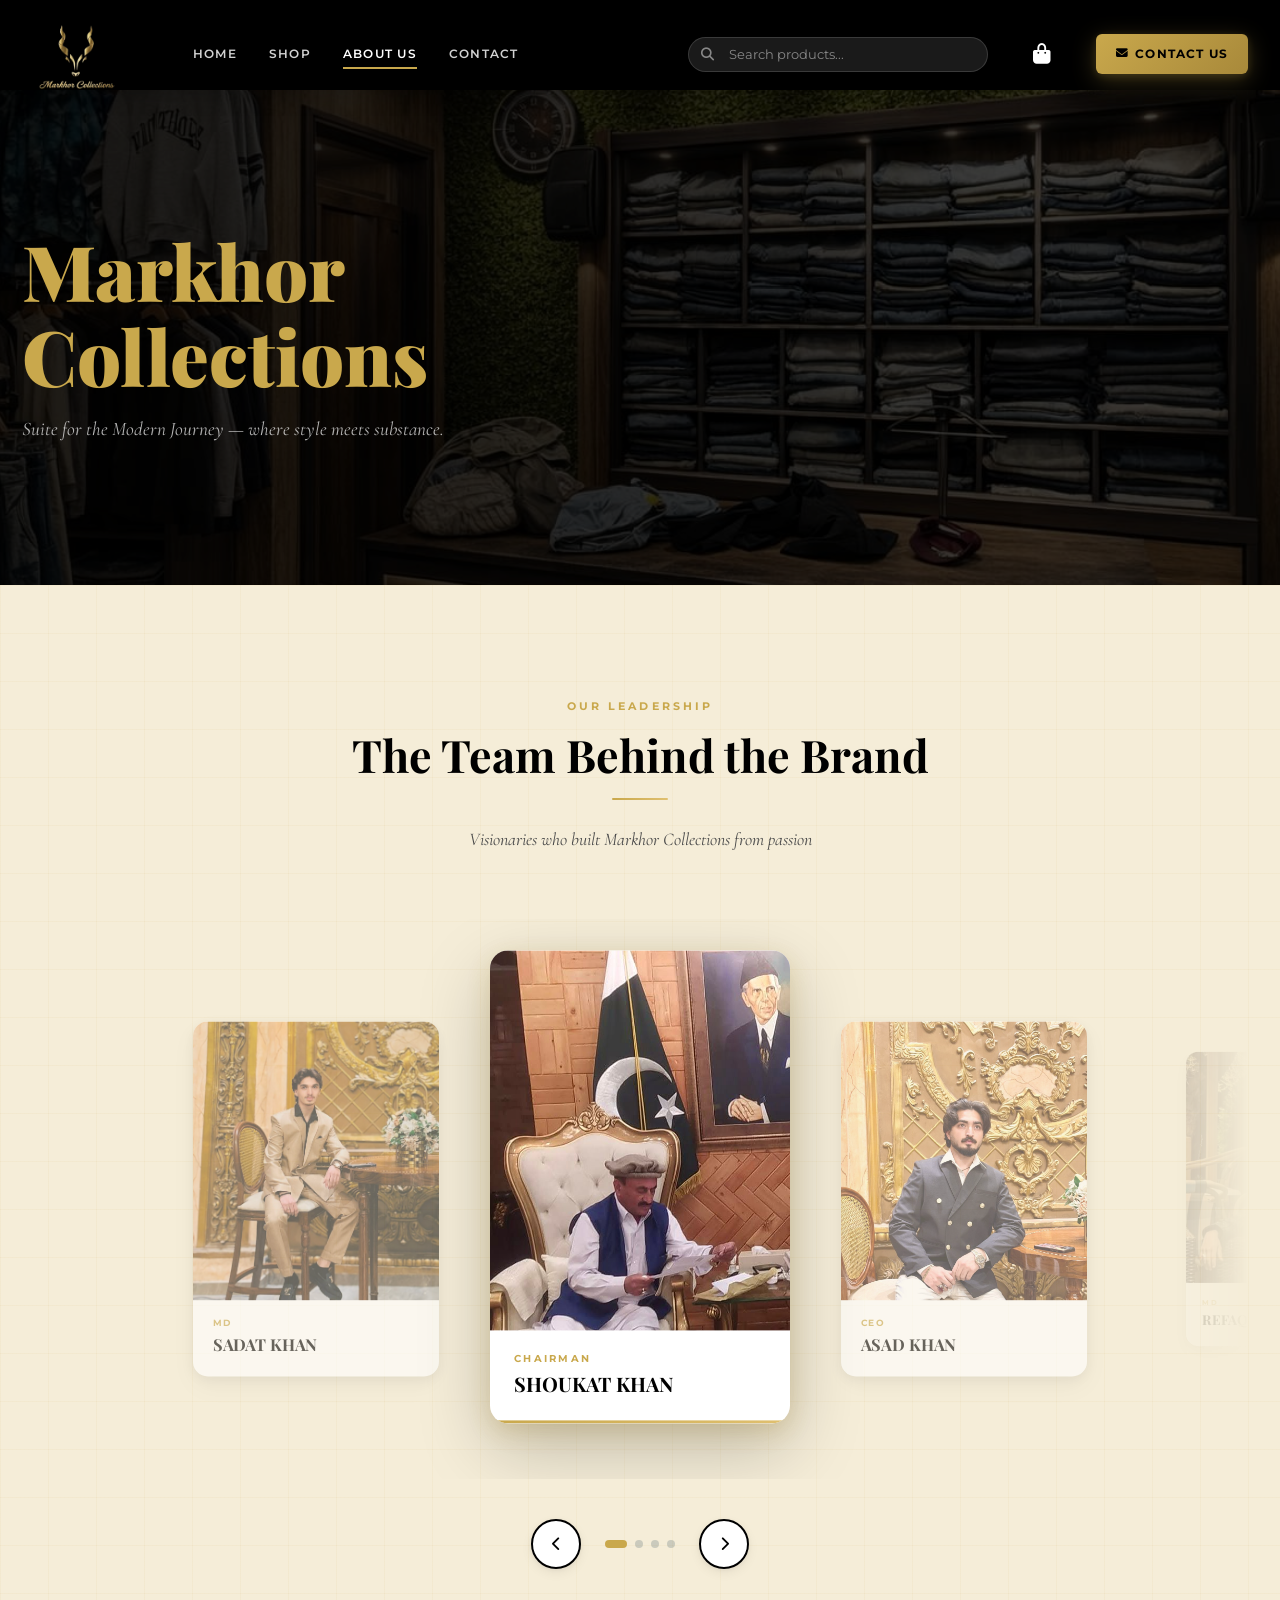
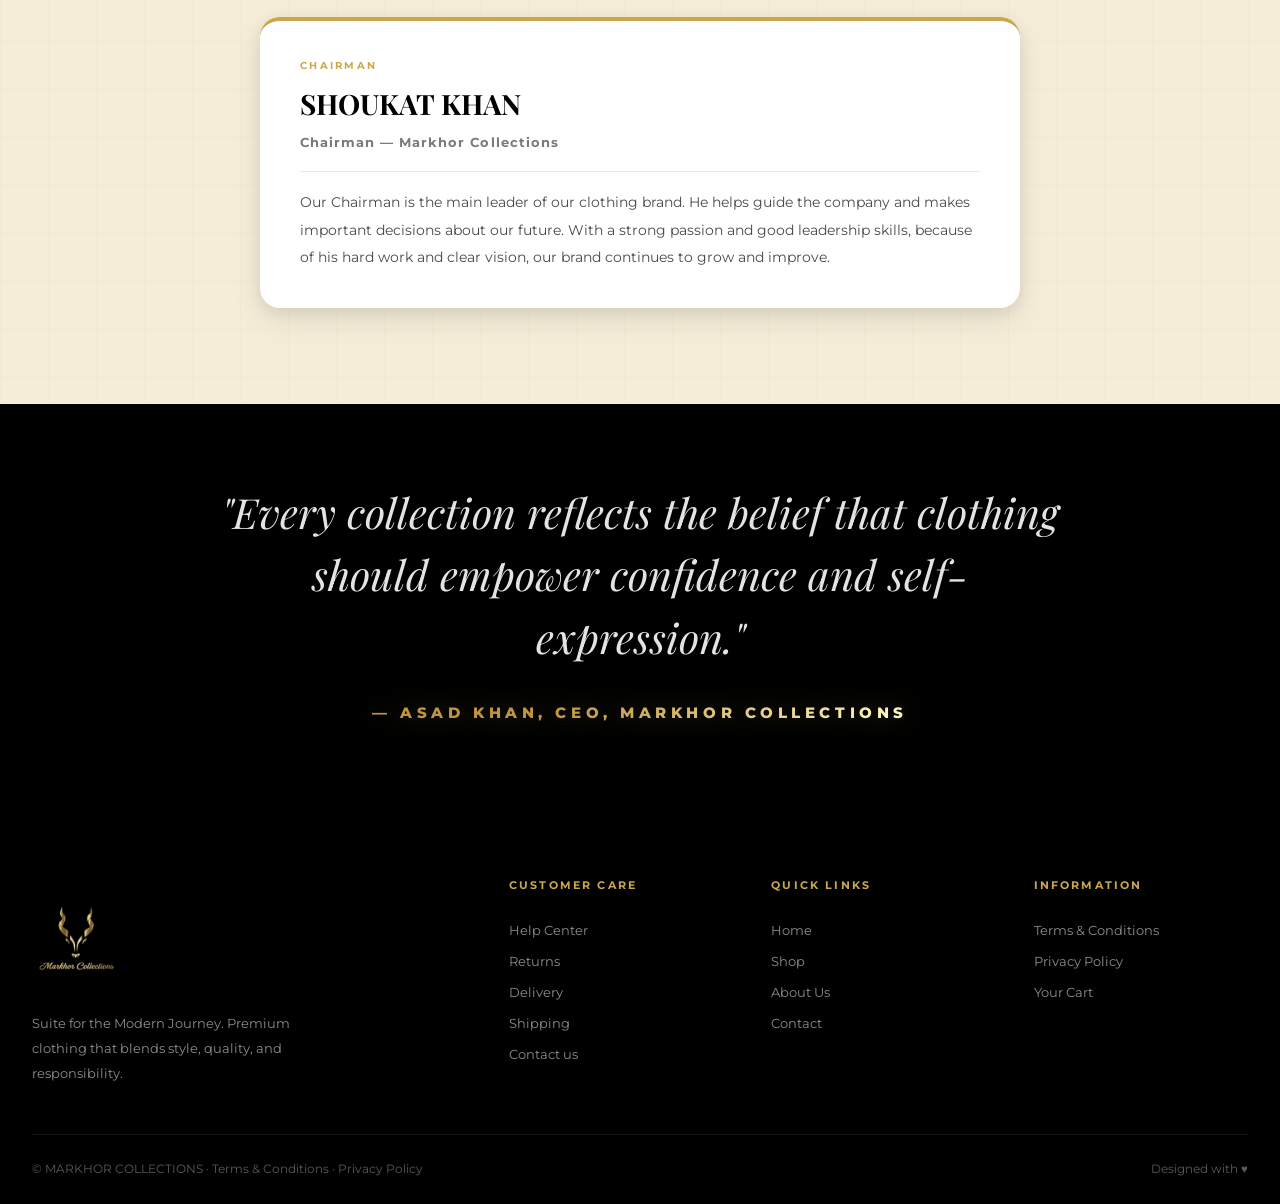
<file: about.html>
<!DOCTYPE html>
<html lang="en">
<head>
  <!-- ============================================================
       MARKHOR COLLECTIONS - About Us Page (about.html)
       Features: 3D Leadership Carousel, Parallax sections,
                 Exact bios from screenshots for all 4 leaders
       ============================================================ -->
  <meta charset="UTF-8">
  <meta name="viewport" content="width=device-width, initial-scale=1.0">
  <title>About Us – Markhor Collections</title>
  <link rel="stylesheet" href="style.css">
  <link rel="stylesheet" href="https://cdnjs.cloudflare.com/ajax/libs/font-awesome/6.4.0/css/all.min.css">
  <style>
    /* ── ABOUT PAGE STYLES ─────────────────────────────── */

   /* ── HERO BANNER ── */
.about-hero {
  position: relative;
  height: 55vh;
  min-height: 420px;
  display: flex;
  align-items: center;
  /* background: var(--navy) will use the new blackish color from :root */
  background: var(--navy);
  overflow: hidden;
}

.about-hero-bg {
  position: absolute;
  inset: -20%;
  /* Using Unsplash image as placeholder, replace with local asset if needed */
  background: url('assets/2.jpeg') center/cover no-repeat;
  opacity: 0.25; /* Keep opacity low for the text overlay to work */
  will-change: transform;
}

/* CHANGED: Adjusted Shade (Overlay Gradient) to match new dark blue theme */
.about-hero::after {
  content: '';
  position: absolute;
  inset: 0;
  /* Shade ko kafi light kar diya hai taake image clear dikhe */
  background: linear-gradient(to right, rgba(0, 0, 0, 0.4) 30%, transparent 80%);
}

.about-hero .hero-text {
  position: relative;
  z-index: 2;
  padding: 2rem 2rem 2rem calc((100% - var(--max-width)) / 2 + 2rem);
  max-width: 700px;
}

.about-hero h1 {
  font-family: var(--font-heading);
  font-size: clamp(2.5rem, 6vw, 5rem);
  color: var(--gold);
  font-weight: 900;
  line-height: 1.1;
  animation: fadeInUp 0.8s 0.3s ease forwards;
  opacity: 0;
}

.about-hero p {
  font-family: var(--font-sub);
  font-style: italic;
  color: rgba(255,255,255,0.7);
  font-size: 1.2rem;
  margin-top: 1rem;
  animation: fadeInUp 0.8s 0.5s ease forwards;
  opacity: 0;
}

    /* ══════════════════════════════════════════════════════
       LEADERSHIP CAROUSEL — Redesigned flat-card coverflow
       The active card is large and centered; flanking cards
       are scaled down and offset left/right. No CSS 3D math
       bugs — all transforms are precisely calculated in JS.
    ══════════════════════════════════════════════════════ */
    .carousel-section {
      padding: 7rem 2rem 6rem;
      background: var(--beige-bg);
      position: relative;
      overflow: hidden;
      text-align: center;
    }
    .carousel-section::before {
      content: '';
      position: absolute;
      inset: 0;
      background-image:
        linear-gradient(rgba(201,168,76,0.06) 1px, transparent 1px),
        linear-gradient(90deg, rgba(201,168,76,0.06) 1px, transparent 1px);
      background-size: 48px 48px;
    }
    .carousel-section .section-header {
      margin-bottom: 4rem;
      position: relative;
      z-index: 1;
    }

    /* Viewport — explicit height required for absolute children */
    .carousel-3d-wrap {
      position: relative;
      overflow: hidden;
      height: 560px;
      margin: 0 auto;
      -webkit-mask-image: linear-gradient(to right, transparent 0%, black 10%, black 90%, transparent 100%);
      mask-image: linear-gradient(to right, transparent 0%, black 10%, black 90%, transparent 100%);
    }

    /* Track fills wrap — cards are absolute inside it */
    .carousel-3d {
      position: absolute;
      inset: 0;
    }

    /* Individual card — absolutely positioned by JS */
    .carousel-card {
      position: absolute;
      width: 300px;
      cursor: pointer;
      transition: transform 0.65s cubic-bezier(0.4, 0, 0.2, 1),
                  opacity  0.65s cubic-bezier(0.4, 0, 0.2, 1),
                  box-shadow 0.4s ease;
      /* Remove pointer on side cards */
    }
    .carousel-card:not(.active) { cursor: pointer; }

    /* Card inner: photo + name strip */
    .carousel-card-inner {
      background: var(--white);
      border-radius: 18px;
      overflow: hidden;
      box-shadow: var(--shadow-md);
      transition: box-shadow 0.5s ease, transform 0.4s ease;
    }
    .carousel-card.active .carousel-card-inner {
      box-shadow: 0 24px 72px rgba(0,0,0,0.22), 0 8px 24px rgba(201,168,76,0.3);
    }
    .carousel-card:hover:not(.active) .carousel-card-inner {
      box-shadow: var(--shadow-lg);
    }
    .carousel-card-img {
      width: 100%;
      height: 340px;
      object-fit: cover;
      object-position: top center;
      display: block;
      transition: transform 0.6s ease;
    }
    .carousel-card.active .carousel-card-img { height: 380px; }
    .carousel-card:hover .carousel-card-img { transform: scale(1.03); }

    /* Gold accent bar above the active card info */
    .carousel-card-inner::after {
      content: '';
      display: block;
      height: 3px;
      background: linear-gradient(90deg, var(--gold), var(--gold-light));
      opacity: 0;
      transition: opacity 0.4s ease;
    }
    .carousel-card.active .carousel-card-inner::after { opacity: 1; }

    .carousel-card-info {
      padding: 1.25rem 1.5rem 1.5rem;
      text-align: left;
    }
    .carousel-card-info .card-role {
      font-size: 0.65rem;
      font-weight: 700;
      letter-spacing: 0.22em;
      text-transform: uppercase;
      color: var(--gold);
      display: block;
      margin-bottom: 4px;
    }
    .carousel-card-info .card-cname {
      font-family: var(--font-heading);
      font-size: 1.25rem;
      font-weight: 700;
      color: var(--navy);
      line-height: 1.2;
    }

    /* Prev / Next + Dots */
    .carousel-controls {
      display: flex;
      justify-content: center;
      align-items: center;
      gap: 1.5rem;
      margin-top: 2.5rem;
      position: relative;
      z-index: 10;
    }
    .carousel-ctrl-btn {
      width: 50px; height: 50px;
      border-radius: 50%;
      border: 2px solid var(--navy);
      background: var(--white);
      color: var(--navy);
      font-size: 0.9rem;
      cursor: pointer;
      transition: var(--transition);
      display: flex; align-items: center; justify-content: center;
      box-shadow: var(--shadow-sm);
      flex-shrink: 0;
    }
    .carousel-ctrl-btn:hover {
      background: var(--navy);
      color: var(--white);
      transform: scale(1.06);
      box-shadow: var(--shadow-md);
    }
    .carousel-dots { display: flex; gap: 8px; align-items: center; }
    .c-dot {
      width: 8px; height: 8px;
      border-radius: 50%;
      background: rgba(13,43,69,0.18);
      cursor: pointer;
      transition: var(--transition);
      border: none;
    }
    .c-dot.active {
      background: var(--gold);
      width: 22px;
      border-radius: 4px;
    }

    /* Bio detail card */
    .leader-detail {
      max-width: 760px;
      margin: 3rem auto 0;
      background: var(--white);
      border-radius: var(--radius-lg);
      padding: 2.25rem 2.5rem;
      box-shadow: var(--shadow-md);
      border-top: 4px solid var(--gold);
      text-align: left;
      position: relative;
      z-index: 1;
      opacity: 0;
      transform: translateY(14px);
      transition: opacity 0.5s ease, transform 0.5s ease;
    }
    .leader-detail.active {
      opacity: 1;
      transform: translateY(0);
    }
    .leader-detail .ld-name {
      font-size: 0.65rem;
      font-weight: 700;
      letter-spacing: 0.22em;
      text-transform: uppercase;
      color: var(--gold);
      display: block;
      margin-bottom: 4px;
    }
    .leader-detail h3 {
      font-family: var(--font-heading);
      font-size: 1.75rem;
      color: var(--navy);
      margin-bottom: 4px;
    }
    .leader-detail .ld-title {
      font-size: 0.8rem;
      font-weight: 700;
      letter-spacing: 0.08em;
      color: var(--text-light);
      margin-bottom: 1.1rem;
      border-bottom: 1px solid var(--gray-light);
      padding-bottom: 1rem;
    }
    .leader-detail p { font-size: 0.88rem; color: var(--text-mid); line-height: 1.95; }
    .leader-detail strong { color: var(--navy); }

    /* Responsive carousel */
    @media (max-width: 900px) {
      .carousel-3d-wrap { height: 500px; }
      .carousel-card { width: 240px; }
      .carousel-card.active .carousel-card-img { height: 300px; }
      .carousel-card-img { height: 260px; }
    }
    @media (max-width: 600px) {
      .carousel-3d-wrap { height: 440px; }
      .carousel-card { width: 210px; }
      .carousel-card.active .carousel-card-img { height: 260px; }
      .carousel-card-img { height: 220px; }
      .carousel-3d-wrap {
        -webkit-mask-image: linear-gradient(to right, transparent 0%, black 6%, black 94%, transparent 100%);
        mask-image: linear-gradient(to right, transparent 0%, black 6%, black 94%, transparent 100%);
      }
      .leader-detail { padding: 1.5rem; }
      .leader-detail h3 { font-size: 1.4rem; }
    }
    @media (max-width: 400px) {
      .carousel-3d-wrap { height: 400px; }
      .carousel-card { width: 185px; }
      .carousel-section { padding: 4rem 1rem 4rem; }
    }

    /* ── PARALLAX QUOTE ── */
.parallax-quote {
  position: relative;
  height: 400px; /* Thoda height badhayi taake premium lage */
  display: flex;
  align-items: center;
  justify-content: center;
  overflow: hidden;
  background: #000000; /* Pure Black background */
}

.parallax-quote-bg {
  position: absolute;
  inset: -10%;
  /* Image update kar di hai — ek premium dark texture/office feel ke liye */
  background: url('https://images.unsplash.com/photo-1497366216548-37526070297c?w=1600&q=80') center/cover no-repeat;
  opacity: 0.3; /* Image thodi zyada nazar aayegi ab */
  will-change: transform;
  filter: grayscale(100%); /* Isko black & white kiya taake gold glow aur uthay */
}

.parallax-quote::after {
  content: '';
  position: absolute;
  inset: 0;
  /* Blue hata kar "Halka Black Shade" kar diya */
  background: radial-gradient(circle, rgba(0,0,0,0.4) 0%, rgba(0,0,0,0.7) 100%);
}

.quote-content {
  position: relative;
  z-index: 2;
  text-align: center;
  padding: 2.5rem;
}

.quote-content blockquote {
  font-family: var(--font-heading);
  font-size: clamp(1.6rem, 3.5vw, 2.8rem);
  font-style: italic;
  color: var(--white);
  max-width: 900px;
  line-height: 1.4;
  text-shadow: 2px 2px 10px rgba(0,0,0,0.5); /* Text ko depth di */
}

/* ── ASAD KHAN (CEO) PROFESSIONAL SHIMMER EFFECT ── */
.quote-content cite {
  display: block;
  font-family: var(--font-body);
  font-size: 0.95rem;
  font-weight: 800;
  letter-spacing: 0.3em;
  text-transform: uppercase;
  margin-top: 2rem;
  font-style: normal; /* Cite default italic hota hai, isko seedha kiya for professional look */
  
  /* Metallic Gold Gradient */
  background: linear-gradient(
    to right, 
    #BF953F 20%, 
    #FCF6BA 40%, 
    #B38728 60%, 
    #FBF5B7 80%, 
    #AA771C 100%
  );
  background-size: 200% auto;
  -webkit-background-clip: text;
  -webkit-text-fill-color: transparent;
  
  /* Soft Premium Glow */
  filter: drop-shadow(0 0 12px rgba(201, 168, 76, 0.3));
  
  /* Animation lagayi hai jo shimmer karegi */
  animation: shineGold 4s linear infinite;
}

/* Behoda scaling khatam, ab sirf luxury chamak aayegi */
@keyframes shineGold {
  to {
    background-position: 200% center;
  }
}

/* Quote Text ko bhi thoda behtar karte hain */
.quote-content blockquote {
  font-family: var(--font-heading);
  font-size: clamp(1.6rem, 3.5vw, 2.6rem);
  font-style: italic;
  color: #f0f0f0; /* Thoda sa off-white taake chubhe nahi */
  max-width: 850px;
  line-height: 1.5;
  margin: 0 auto;
  opacity: 0.95;
}

/* Glow Animation */
@keyframes goldGlow {
  from {
    text-shadow: 0 0 8px rgba(201, 168, 76, 0.6), 0 0 15px rgba(201, 168, 76, 0.3);
    transform: scale(1);
  }
  to {
    text-shadow: 0 0 15px rgba(201, 168, 76, 0.9), 0 0 30px rgba(201, 168, 76, 0.6);
    transform: scale(1.02);
  }
}

/* Responsiveness update */
@media (max-width: 768px) {
  .parallax-quote { height: 320px; }
  .quote-content blockquote { font-size: 1.4rem; }
}
  </style>
</head>
<body>

  <!-- Announcement Bar -->
  <div class="announcement-bar">
  </div>

  <!-- ── HEADER ─────────────────────────────────────────────────── -->
  <header class="site-header">
    <div class="header-inner">
   <a href="index.html" class="header-logo" style="display: flex; align-items: center; text-decoration: none;">
  <img src="assets/logo.png" alt="Markhor Logo" style="width: 90px; height: auto; margin-right: 15px; object-fit: contain;">
  
  <div class="logo-text">
    <span class="brand-name"></span>
    <span class="brand-tagline"></span>
  </div>
</a>
      <nav class="header-nav">
        <a href="index.html" class="nav-link">Home</a>
        <a href="shop.html" class="nav-link">Shop</a>
        <a href="about.html" class="nav-link active">About Us</a>
        <a href="contact.html" class="nav-link">Contact</a>
      </nav>
      <div class="header-search">
        <span class="search-icon"><i class="fas fa-search"></i></span>
        <input type="text" placeholder="Search products...">
        <div class="search-results-dropdown"></div>
      </div>
      <a href="checkout.html" class="header-cart">
        <i class="fas fa-shopping-bag"></i>
        <span class="cart-badge">0</span>
      </a>
      <a href="contact.html" class="btn-contact">
        <i class="fas fa-envelope"></i> Contact Us
      </a>
      <div class="menu-toggle" onclick="openDrawer()" style="position: absolute; right: 25px; top: 50%; transform: translateY(-50%); font-size: 1.8rem; color: #D4AF37; cursor: pointer; z-index: 1000;">
  <i class="fa-solid fa-bars"></i>
</div>

<div class="mobile-overlay" id="mobile-overlay" onclick="closeDrawer()"></div>

<nav class="mobile-nav" id="mobile-drawer">
  
  <div class="drawer-header">
    <span style="color: #D4AF37; font-size: 1.1rem; letter-spacing: 2px; text-transform: uppercase;">Menu</span>
    <div class="close-btn" onclick="closeDrawer()">&times;</div>
  </div>
  
  <div class="drawer-links">
    <a href="index.html" onclick="closeDrawer()">Home</a>
    <a href="shop.html" onclick="closeDrawer()">Shop</a>
    <a href="about.html" onclick="closeDrawer()">About Us</a>
    <a href="contact.html" onclick="closeDrawer()">Contact</a>
  </div>

  <div class="drawer-footer">
    <img src="assets/logo.png" alt="Markhor Logo" class="drawer-footer-img">
    <div class="drawer-logo-text">
      <span class="drawer-brand">Markhor</span>
      <span class="drawer-tagline">Collections</span>
    </div>
  </div>

</nav>

<style>
  /* Desktop pe menu icon chupane ke liye */
  @media (min-width: 769px) {
    .menu-toggle { display: none !important; }
  }

  /* Black Blur Overlay Styling */
  .mobile-overlay {
    position: fixed !important;
    top: 0 !important;
    left: 0 !important;
    width: 100% !important;
    height: 100vh !important;
    background: rgba(0, 0, 0, 0.6) !important;
    backdrop-filter: blur(5px) !important; /* Premium blur effect */
    z-index: 9998 !important;
    opacity: 0 !important;
    pointer-events: none !important;
    transition: opacity 0.4s ease !important;
  }

  /* Drawer Container Styling */
  .mobile-nav {
    position: fixed !important;
    top: 0 !important;
    right: -100%; /* Default hidden */
    width: 300px !important;
    height: 100vh !important;
    background-color: #0A1128 !important; /* Premium Navy Blue */
    z-index: 9999 !important;
    display: flex !important;
    flex-direction: column !important;
    box-shadow: -15px 0 30px rgba(0,0,0,0.7) !important;
    transition: right 0.4s cubic-bezier(0.25, 1, 0.5, 1) !important; /* Smooth snappy slide */
  }

  /* Drawer Header */
  .drawer-header {
    display: flex !important;
    justify-content: space-between !important;
    align-items: center !important;
    padding: 2rem 2rem 1rem 2rem !important;
    border-bottom: 1px solid rgba(255, 255, 255, 0.05) !important;
  }

  .close-btn {
    font-size: 2.8rem !important;
    color: #FFFFFF !important;
    cursor: pointer !important;
    line-height: 0.5 !important;
    transition: color 0.3s ease, transform 0.3s ease !important;
  }

  .close-btn:hover {
    color: #D4AF37 !important;
    transform: rotate(90deg) !important; /* Cool rotation on hover */
  }

  /* Links Styling (Sleek and Modern) */
  .drawer-links {
    display: flex !important;
    flex-direction: column !important;
    padding: 1.5rem 2rem !important;
  }

  .drawer-links a {
    color: #FFFFFF !important;
    text-decoration: none !important;
    font-size: 1.2rem !important;
    font-weight: 400 !important;
    letter-spacing: 1px !important;
    padding: 18px 0 !important;
    border-bottom: 1px solid rgba(255, 255, 255, 0.05) !important;
    transition: all 0.3s ease !important;
    position: relative !important;
  }

  /* Hover Effect: Text shifts right and turns gold */
  .drawer-links a:hover {
    color: #D4AF37 !important;
    padding-left: 10px !important; 
  }

  /* Bottom Footer (Logo Space) */
  .drawer-footer {
    margin-top: auto !important; /* Pushes footer to the absolute bottom */
    padding: 2rem !important;
    background: rgba(0, 0, 0, 0.2) !important;
    display: flex !important;
    align-items: center !important;
    border-top: 1px solid rgba(212, 175, 55, 0.2) !important;
  }

  .drawer-footer-img {
    width: 50px !important;
    height: auto !important;
    margin-right: 15px !important;
    object-fit: contain !important;
  }

  .drawer-logo-text {
    display: flex !important;
    flex-direction: column !important;
  }

  .drawer-brand {
    color: #FFFFFF !important;
    font-size: 1.2rem !important;
    font-weight: 600 !important;
    letter-spacing: 1px !important;
  }

  .drawer-tagline {
    color: #D4AF37 !important;
    font-size: 0.8rem !important;
    letter-spacing: 2px !important;
    text-transform: uppercase !important;
  }
</style>

<script>
  function closeDrawer() {
    const drawer = document.getElementById('mobile-drawer');
    const overlay = document.getElementById('mobile-overlay');
    
    if (drawer) drawer.style.right = '-100%'; // Hide drawer
    
    if (overlay) {
      overlay.style.opacity = '0'; // Fade out overlay
      overlay.style.pointerEvents = 'none'; // Disable clicks on overlay
    }
  }

  function openDrawer() {
      const drawer = document.getElementById('mobile-drawer');
      const overlay = document.getElementById('mobile-overlay');
      
      if(drawer) drawer.style.right = '0'; // Slide in drawer
      
      if(overlay) {
        overlay.style.opacity = '1'; // Fade in overlay
        overlay.style.pointerEvents = 'auto'; // Enable clicks on overlay
      }
  }
</script>
  </header>

  <!-- ── ABOUT HERO ─────────────────────────────────────────────── -->

  <section class="about-hero">
    <div class="about-hero-bg" data-parallax="0.3"></div>
    <div class="hero-text">
      <h1>Markhor Collections</h1>
      <p>Suite for the Modern Journey — where style meets substance.</p>
    </div>
  </section>


  <!-- ── LEADERSHIP 3D CAROUSEL ────────────────────────────────── -->
  <!-- Leaders from screenshots 9, 10, 11, 12 -->
  <section class="carousel-section">
    <div class="section-header">
      <span class="section-label">Our Leadership</span>
      <h2 class="section-title">The Team Behind the Brand</h2>
      <div class="gold-divider centered"></div>
      <p class="section-subtitle">Visionaries who built Markhor Collections from passion</p>
    </div>

    <!-- 3D ROTATING CAROUSEL -->
    <div class="carousel-3d-wrap" id="carousel3d">
      <div class="carousel-3d" id="carouselTrack">
        <!-- Cards injected by JS below -->
      </div>
    </div>

    <!-- Carousel Navigation -->
    <div class="carousel-controls">
      <button class="carousel-ctrl-btn" id="carouselPrev">
        <i class="fas fa-chevron-left"></i>
      </button>
      <div class="carousel-dots" id="carouselDots"></div>
      <button class="carousel-ctrl-btn" id="carouselNext">
        <i class="fas fa-chevron-right"></i>
      </button>
    </div>

    <!-- Leader Bio Detail Card (updates when carousel changes) -->
    <div id="leaderDetail" class="leader-detail active"></div>
  </section>

  <!-- ── PARALLAX QUOTE SECTION ────────────────────────────────── -->
  <!-- Parallax scrolling effect between sections -->
  <div class="parallax-quote">
    <div class="parallax-quote-bg" data-parallax="0.25"></div>
    <div class="quote-content">
      <blockquote>
        "Every collection reflects the belief that clothing should empower confidence and self-expression."
      </blockquote>
      <cite>— Asad Khan, CEO, Markhor Collections</cite>
    </div>
  </div>

  <!-- ── FOOTER ─────────────────────────────────────────────────── -->
  <footer class="site-footer">
    <div class="footer-inner">
      <div class="footer-brand">
         <a href="index.html" class="header-logo" style="display: flex; align-items: center; text-decoration: none;">
  <img src="assets/logo.png" alt="Markhor Logo" style="width: 90px; height: auto; margin-right: 15px; object-fit: contain;">
  
  <div class="logo-text">
     
  </div>
</a>
        <p>Suite for the Modern Journey. Premium clothing that blends style, quality, and responsibility.</p>
      </div>
      <div class="footer-col">
        <h4>Customer Care</h4>
        <a href="#">Help Center</a>
        <a href="#">Returns</a>
        <a href="#">Delivery</a>
        <a href="#">Shipping</a>
        <a href="contact.html">Contact us</a>
      </div>
      <div class="footer-col">
        <h4>Quick Links</h4>
        <a href="index.html">Home</a>
        <a href="shop.html">Shop</a>
        <a href="about.html">About Us</a>
        <a href="contact.html">Contact</a>
      </div>
      <div class="footer-col">
        <h4>Information</h4>
        <a href="#">Terms &amp; Conditions</a>
        <a href="#">Privacy Policy</a>
        <a href="checkout.html">Your Cart</a>
      </div>
    </div>
    <div class="footer-bottom">
      <span>© MARKHOR COLLECTIONS · <a href="#">Terms &amp; Conditions</a> · <a href="#">Privacy Policy</a></span>
      <span>Designed with ♥</span>
    </div>
  </footer>

  <script src="main.js"></script>
  <script>
    /* ============================================================
       ABOUT PAGE — LEADERSHIP CAROUSEL
       Coverflow approach: each card's transform is set
       individually in JS on every state change.
       Active card  → centre, scale(1),    translateX(0),       opacity 1
       Side cards   → offset ± GAP px,     scale(0.82),         opacity 0.55
       Far cards    → offset ± GAP*2.2 px, scale(0.68),         opacity 0.28
       All cards use translateX only — no perspective/rotateY
       bugs. Wrapping is handled by modular arithmetic.
    ============================================================ */

    const LEADERS = [
      {
        name: 'SHOUKAT KHAN',
        role: 'Chairman',
        image: 'assets/shoukatkhan.jpeg',
        bio: `Our Chairman is the main leader of our clothing brand. He helps guide the company and makes important decisions about our future. With a strong passion and good leadership skills, because of his hard work and clear vision, our brand continues to grow and improve.`
      },
      {
        name: 'ASAD KHAN',
        role: 'CEO',
        image: 'assets/Asadkhan.jpeg',
        bio: `<strong>Markhor Collections</strong> was created with a vision to redefine modern fashion. With a passion for design and a deep understanding of style, <strong>Asad khan</strong> set out to build a brand that blends quality, creativity, and authenticity. Every collection reflects the belief that clothing should empower confidence and self-expression.`
      },
      {
        name: 'REFAQAT KHAN',
        role: 'MD',
        image: 'assets/md1.jpeg',
        bio: `As the Managing Director of <strong>Markhor Collections</strong>, Refaqat Khan leads the brand with a clear vision for innovation, quality, and growth. With strong leadership and a deep understanding of the fashion industry, he oversees strategic planning, brand development, and operational excellence. Under his direction, the company continues to expand while staying true to its core values of style, integrity, and customer satisfaction.`
      },
      {
        name: 'SADAT KHAN',
        role: 'MD',
        image: 'assets/md2.jpeg',
        bio: `As the Second Managing Director of <strong>Markhor Collections</strong>, Sadat Khan plays a key role in driving operational excellence and strategic growth. Working closely with the Managing Director, he oversees day-to-day management, team coordination, and market expansion initiatives, ensuring the brand continues to deliver quality, innovation, and customer satisfaction.`
      }
    ];

    const N = LEADERS.length;
    let current = 0;
    let autoTimer = null;
    let isPaused = false;

    /* ── CARD WIDTH (read from CSS, fallback 300) ── */
    function getCardWidth() {
      const card = document.querySelector('.carousel-card');
      return card ? card.offsetWidth : 300;
    }

    /* ── MODULAR DISTANCE (-N/2 … N/2) so shortest path wraps ── */
    function modDist(from, to, n) {
      let d = ((to - from) % n + n) % n;
      if (d > n / 2) d -= n;
      return d;
    }

    /* ── POSITION ALL CARDS ── */
    function positionCards() {
      const cards = document.querySelectorAll('.carousel-card');
      const wrap  = document.getElementById('carousel3d');
      const cx    = wrap.offsetWidth / 2;   /* horizontal centre of wrap */
      const cy    = wrap.offsetHeight / 2;  /* vertical centre */
      const GAP   = getCardWidth() * 1.08;  /* horizontal step between slots */

      cards.forEach((card, i) => {
        const dist  = modDist(current, i, N);   /* signed slot distance from active */
        const absDist = Math.abs(dist);

        /* Only show active + immediate neighbours; hide the rest */
        const visible = absDist <= Math.floor(N / 2);

        const scale   = visible ? (absDist === 0 ? 1 : absDist === 1 ? 0.82 : 0.68) : 0;
        const opacity = visible ? (absDist === 0 ? 1 : absDist === 1 ? 0.58 : 0.32) : 0;
        const xOffset = dist * GAP;
        /* Slight vertical lift for active card */
        const yOffset = absDist === 0 ? -12 : 0;
        const z       = absDist === 0 ? 1 : absDist === 1 ? 0 : -1;

        card.style.left      = cx + 'px';
        card.style.top       = cy + 'px';
        /* translateX(-50%,-50%) centres card on its anchor point */
        card.style.transform = `translate(calc(-50% + ${xOffset}px), calc(-50% + ${yOffset}px)) scale(${scale})`;
        card.style.opacity   = opacity;
        card.style.zIndex    = 10 - absDist;
        card.style.pointerEvents = absDist === 0 ? 'auto' : (absDist === 1 ? 'auto' : 'none');
        card.classList.toggle('active', absDist === 0);
      });
    }

    /* ── UPDATE DOT STATE ── */
    function updateDots() {
      document.querySelectorAll('.c-dot').forEach((d, i) => {
        d.classList.toggle('active', i === current);
      });
    }

    /* ── UPDATE BIO PANEL with fade ── */
    function updateBio(index) {
      const leader = LEADERS[index];
      const detail = document.getElementById('leaderDetail');
      /* Fade out → swap content → fade in */
      detail.classList.remove('active');
      setTimeout(() => {
        detail.innerHTML = `
          <span class="ld-name">${leader.role}</span>
          <h3>${leader.name}</h3>
          <div class="ld-title">${leader.role} — Markhor Collections</div>
          <p>${leader.bio}</p>
        `;
        detail.classList.add('active');
      }, 200);
    }

    /* ── NAVIGATE ── */
    function goTo(index) {
      current = ((index % N) + N) % N;
      positionCards();
      updateDots();
      updateBio(current);
    }

    /* ── AUTO-ROTATE ── */
    function startAuto() {
      stopAuto();
      autoTimer = setInterval(() => {
        if (!isPaused) goTo(current + 1);
      }, 4000);
    }
    function stopAuto() {
      if (autoTimer) { clearInterval(autoTimer); autoTimer = null; }
    }

    /* ── BUILD ── */
    function buildCarousel() {
      const track  = document.getElementById('carouselTrack');
      const dots   = document.getElementById('carouselDots');
      track.innerHTML = '';
      dots.innerHTML  = '';

      LEADERS.forEach((leader, i) => {
        /* Card */
        const card = document.createElement('div');
        card.className = 'carousel-card';
        card.dataset.index = i;
        card.innerHTML = `
          <div class="carousel-card-inner">
            <img class="carousel-card-img" src="${leader.image}" alt="${leader.name}" loading="lazy">
            <div class="carousel-card-info">
              <span class="card-role">${leader.role}</span>
              <div class="card-cname">${leader.name}</div>
            </div>
          </div>`;
        card.addEventListener('click', () => { goTo(i); });
        track.appendChild(card);

        /* Dot */
        const dot = document.createElement('button');
        dot.className = 'c-dot' + (i === 0 ? ' active' : '');
        dot.setAttribute('aria-label', `Go to ${leader.name}`);
        dot.addEventListener('click', () => goTo(i));
        dots.appendChild(dot);
      });

      /* Initial render */
      positionCards();
      updateBio(0);

      /* Pause on hover */
      const wrap = document.getElementById('carousel3d');
      wrap.addEventListener('mouseenter', () => { isPaused = true;  });
      wrap.addEventListener('mouseleave', () => { isPaused = false; });

      /* Touch/swipe support */
      let touchStartX = 0;
      wrap.addEventListener('touchstart', e => { touchStartX = e.touches[0].clientX; }, { passive: true });
      wrap.addEventListener('touchend',   e => {
        const dx = e.changedTouches[0].clientX - touchStartX;
        if (Math.abs(dx) > 40) goTo(dx < 0 ? current + 1 : current - 1);
      });
    }

    /* ── RE-POSITION ON RESIZE ── */
    let resizeTimer;
    window.addEventListener('resize', () => {
      clearTimeout(resizeTimer);
      resizeTimer = setTimeout(positionCards, 120);
    });

    /* ── CONTROLS ── */
    document.getElementById('carouselNext')?.addEventListener('click', () => goTo(current + 1));
    document.getElementById('carouselPrev')?.addEventListener('click', () => goTo(current - 1));

    /* ── INIT ── */
    buildCarousel();
    startAuto();
  </script>
</body>
</html>
</file>
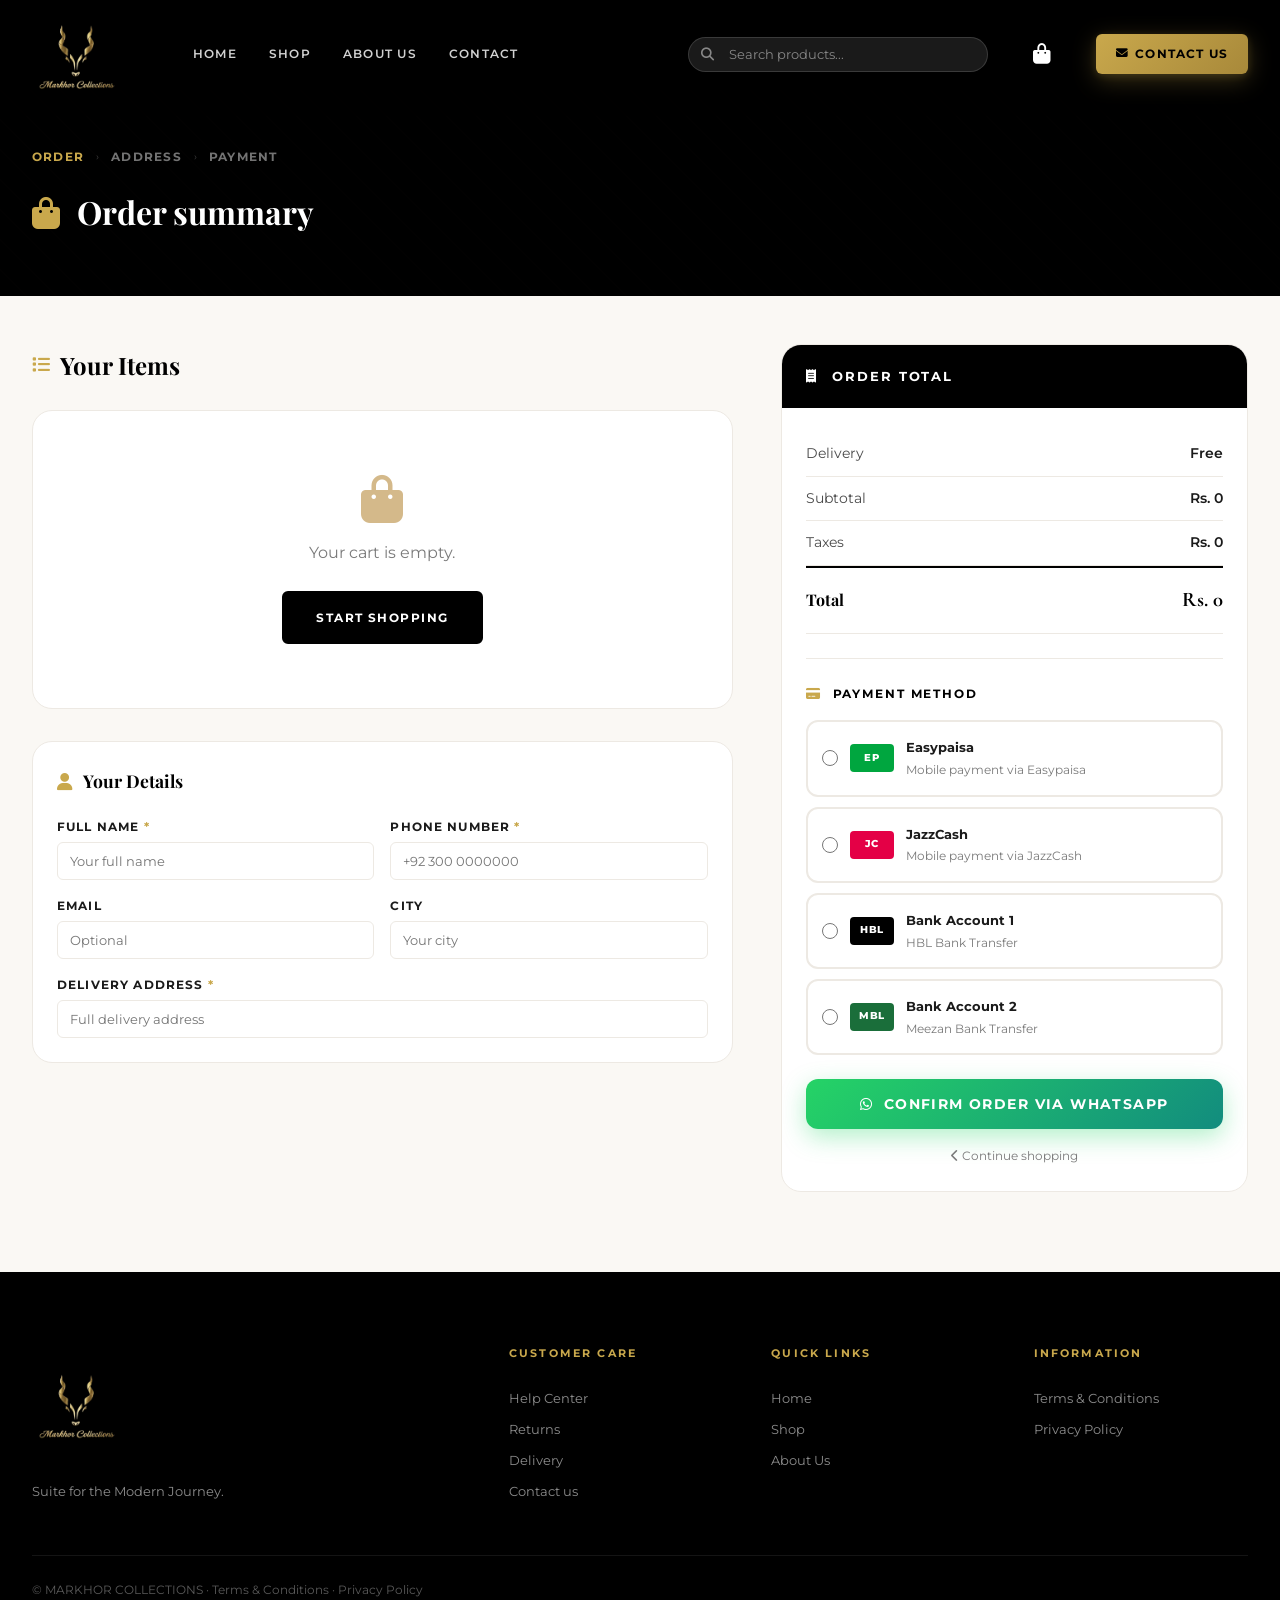
<file: checkout.html>
<!DOCTYPE html>
<html lang="en">
<head>
  <meta charset="UTF-8">
  <meta name="viewport" content="width=device-width, initial-scale=1.0">
  <title>Checkout – Markhor Collections</title>
  <link rel="stylesheet" href="style.css">
  <link rel="stylesheet" href="https://cdnjs.cloudflare.com/ajax/libs/font-awesome/6.4.0/css/all.min.css">
  <style>
    /* ── CHECKOUT PAGE STYLES ──────────────────────────── */

    .checkout-hero {
      background: var(--navy);
      padding: 3.5rem 2rem;
      position: relative;
      overflow: hidden;
    }
    .checkout-hero::before {
      content: '';
      position: absolute;
      inset: 0;
      opacity: 0.08;
      background: repeating-linear-gradient(45deg, rgba(201,168,76,0.1) 0, rgba(201,168,76,0.1) 1px, transparent 0, transparent 50%);
      background-size: 30px 30px;
    }
    .checkout-hero .inner {
      max-width: var(--max-width);
      margin: 0 auto;
      position: relative;
      z-index: 1;
    }
    .checkout-steps {
      display: flex;
      align-items: center;
      gap: 0.75rem;
      margin-bottom: 1rem;
    }
    .step {
      font-size: 0.78rem;
      font-weight: 700;
      letter-spacing: 0.1em;
      text-transform: uppercase;
      color: rgba(255,255,255,0.45);
    }
    .step.active { color: var(--gold); }
    .step-arrow { color: rgba(255,255,255,0.25); font-size: 0.65rem; }
    .checkout-hero h1 {
      font-family: var(--font-heading);
      font-size: 2rem;
      color: var(--white);
    }

    /* ── CHECKOUT LAYOUT ── */
    .checkout-layout {
      max-width: var(--max-width);
      margin: 0 auto;
      padding: 3rem 2rem 5rem;
      display: grid;
      grid-template-columns: 1.5fr 1fr;
      gap: 3rem;
      align-items: start;
    }

    /* ── ORDER SUMMARY (Left) ── */
    .order-summary-col h2 {
      font-family: var(--font-heading);
      font-size: 1.5rem;
      color: var(--navy);
      margin-bottom: 1.5rem;
      display: flex;
      align-items: center;
      gap: 10px;
    }
    .order-summary-col h2 i { color: var(--gold); font-size: 1.1rem; }

    /* Cart Items Table */
    .cart-items-list {
      background: var(--white);
      border-radius: var(--radius-lg);
      border: 1px solid var(--gray-light);
      overflow: hidden;
      margin-bottom: 2rem;
    }
    .cart-item {
      display: grid;
      grid-template-columns: 60px 1fr auto auto;
      gap: 1rem;
      padding: 1.25rem;
      align-items: center;
      border-bottom: 1px solid var(--gray-light);
      transition: var(--transition);
    }
    .cart-item:last-child { border-bottom: none; }
    .cart-item:hover { background: var(--beige-bg); }
    .cart-item-img {
      width: 60px; height: 72px;
      object-fit: cover;
      border-radius: var(--radius-sm);
    }
    .cart-item-name {
      font-family: var(--font-heading);
      font-size: 0.95rem;
      font-weight: 600;
      color: var(--text-dark);
      text-transform: capitalize;
    }
    .cart-item-meta {
      font-size: 0.75rem;
      color: var(--text-light);
      margin-top: 2px;
    }
    .cart-item-actions {
      display: flex;
      flex-direction: column;
      gap: 4px;
    }
    .cart-item-actions button {
      font-size: 0.7rem;
      font-weight: 600;
      color: var(--text-light);
      background: none;
      border: none;
      cursor: pointer;
      padding: 2px 0;
      text-align: left;
      transition: var(--transition);
    }
    .cart-item-actions button:hover { color: var(--navy); }
    .cart-item-actions .remove-btn:hover { color: #e53e3e; }
    .cart-qty-control {
      display: flex;
      align-items: center;
      border: 1px solid var(--gray-light);
      border-radius: var(--radius-sm);
      overflow: hidden;
      width: 90px;
    }
    .cart-qty-btn {
      width: 28px; height: 30px;
      background: var(--gray-light);
      border: none;
      cursor: pointer;
      font-size: 0.75rem;
      display: flex; align-items: center; justify-content: center;
      transition: var(--transition);
      color: var(--navy);
    }
    .cart-qty-btn:hover { background: var(--navy); color: var(--white); }
    .cart-qty-num {
      flex: 1;
      text-align: center;
      font-size: 0.82rem;
      font-weight: 700;
      color: var(--text-dark);
    }
    .cart-item-price {
      font-family: var(--font-sub);
      font-size: 1rem;
      font-weight: 600;
      color: var(--navy);
      white-space: nowrap;
    }

    /* Empty Cart */
    .empty-cart {
      padding: 4rem 2rem;
      text-align: center;
      color: var(--text-light);
    }
    .empty-cart i { font-size: 3rem; color: var(--beige); margin-bottom: 1rem; display: block; }
    .empty-cart p { margin-bottom: 1.5rem; }

    /* Customer Details */
    .customer-details {
      background: var(--white);
      border-radius: var(--radius-lg);
      border: 1px solid var(--gray-light);
      padding: 1.5rem;
      margin-bottom: 2rem;
    }
    .customer-details h3 {
      font-family: var(--font-heading);
      font-size: 1.1rem;
      color: var(--navy);
      margin-bottom: 1.25rem;
    }
    .details-grid {
      display: grid;
      grid-template-columns: 1fr 1fr;
      gap: 1rem;
    }
    .cd-field {
      display: flex;
      flex-direction: column;
      gap: 5px;
    }
    .cd-field.full { grid-column: span 2; }
    .cd-field label {
      font-size: 0.72rem;
      font-weight: 700;
      letter-spacing: 0.1em;
      text-transform: uppercase;
      color: var(--text-dark);
    }
    .cd-input {
      padding: 10px 12px;
      border: 1.5px solid var(--gray-light);
      border-radius: var(--radius-sm);
      font-family: var(--font-body);
      font-size: 0.82rem;
      outline: none;
      transition: var(--transition);
    }
    .cd-input:focus { border-color: var(--navy); }

    /* ── ORDER TOTALS PANEL (Right) ── */
    .totals-card {
      background: var(--white);
      border-radius: var(--radius-lg);
      border: 1px solid var(--gray-light);
      overflow: hidden;
      position: sticky;
      top: 90px;
    }
    .totals-header {
      padding: 1.25rem 1.5rem;
      background: var(--navy);
    }
    .totals-header h3 {
      font-size: 0.82rem;
      font-weight: 700;
      letter-spacing: 0.15em;
      text-transform: uppercase;
      color: var(--white);
    }
    .totals-body { padding: 1.5rem; }
    .totals-row {
      display: flex;
      justify-content: space-between;
      align-items: center;
      padding: 10px 0;
      border-bottom: 1px solid var(--gray-light);
      font-size: 0.85rem;
    }
    .totals-row:last-of-type { border-bottom: none; }
    .totals-row .label { color: var(--text-mid); }
    .totals-row .value { font-weight: 600; color: var(--text-dark); }
    .totals-row.total-row {
      padding: 14px 0;
      border-top: 2px solid var(--navy);
    }
    .totals-row.total-row .label {
      font-family: var(--font-heading);
      font-size: 1rem;
      font-weight: 700;
      color: var(--navy);
    }
    .totals-row.total-row .value {
      font-family: var(--font-sub);
      font-size: 1.3rem;
      font-weight: 700;
      color: var(--navy);
    }

    /* ── PAYMENT METHOD SELECTOR ── */
    .payment-section {
      margin-top: 1.5rem;
      border-top: 1px solid var(--gray-light);
      padding-top: 1.5rem;
    }
    .payment-section h4 {
      font-size: 0.78rem;
      font-weight: 700;
      letter-spacing: 0.15em;
      text-transform: uppercase;
      color: var(--navy);
      margin-bottom: 1rem;
    }
    .payment-methods {
      display: flex;
      flex-direction: column;
      gap: 10px;
    }
    .payment-option {
      display: flex;
      align-items: center;
      gap: 12px;
      padding: 14px;
      border: 2px solid var(--gray-light);
      border-radius: var(--radius-md);
      cursor: pointer;
      transition: var(--transition);
      background: var(--white);
    }
    .payment-option:hover { border-color: var(--navy); background: var(--beige-bg); }
    .payment-option.selected { border-color: var(--navy); background: rgba(13,43,69,0.04); }
    .payment-option input[type="radio"] {
      accent-color: var(--navy);
      width: 16px; height: 16px;
      flex-shrink: 0;
    }
    .payment-logo-placeholder {
      width: 44px; height: 28px;
      border-radius: 4px;
      display: flex; align-items: center; justify-content: center;
      font-size: 0.6rem; font-weight: 800;
      letter-spacing: 0.05em;
      color: var(--white);
      flex-shrink: 0;
    }
    .payment-info { flex: 1; }
    .payment-info .pay-name {
      font-size: 0.82rem;
      font-weight: 700;
      color: var(--text-dark);
    }
    .payment-info .pay-detail {
      font-size: 0.72rem;
      color: var(--text-light);
      margin-top: 1px;
    }
    .payment-selected-info {
      margin-top: 1rem;
      padding: 12px;
      background: var(--beige-bg);
      border-radius: var(--radius-sm);
      border-left: 3px solid var(--gold);
      font-size: 0.8rem;
      color: var(--text-mid);
      display: none;
    }
    .payment-selected-info.visible { display: block; }

    /* Confirm Order Button */
    .confirm-order-btn {
      width: 100%;
      padding: 16px;
      background: linear-gradient(135deg, #25D366, #128C7E);
      color: var(--white);
      border: none;
      border-radius: var(--radius-md);
      font-family: var(--font-body);
      font-size: 0.88rem;
      font-weight: 700;
      letter-spacing: 0.1em;
      text-transform: uppercase;
      cursor: pointer;
      transition: var(--transition);
      display: flex;
      align-items: center;
      justify-content: center;
      gap: 10px;
      margin-top: 1.5rem;
      box-shadow: 0 8px 25px rgba(37,211,102,0.35);
    }
    .confirm-order-btn:hover {
      transform: translateY(-2px);
      box-shadow: 0 14px 35px rgba(37,211,102,0.45);
    }

    .continue-shopping {
      display: block;
      text-align: center;
      margin-top: 1rem;
      font-size: 0.78rem;
      color: var(--text-light);
      text-decoration: none;
    }
    .continue-shopping:hover { color: var(--navy); }

    @media (max-width: 900px) {
      .checkout-layout { grid-template-columns: 1fr; }
      .totals-card { position: static; }
    }
    @media (max-width: 540px) {
      .cart-item { grid-template-columns: 50px 1fr; }
      .cart-item-price { grid-column: 2; }
      .details-grid { grid-template-columns: 1fr; }
      .cd-field.full { grid-column: span 1; }
    }
  </style>
</head>
<body>

  <div class="announcement-bar">
  </div>

  <header class="site-header">
    <div class="header-inner">
      <a href="index.html" class="header-logo" style="display: flex; align-items: center; text-decoration: none;">
        <img src="assets/logo.png" alt="Markhor Logo" style="width: 90px; height: auto; margin-right: 15px; object-fit: contain;">
        <div class="logo-text">
          <span class="brand-name"></span>
          <span class="brand-tagline"></span>
        </div>
      </a>
      <nav class="header-nav">
        <a href="index.html" class="nav-link">Home</a>
        <a href="shop.html" class="nav-link">Shop</a>
        <a href="about.html" class="nav-link">About Us</a>
        <a href="contact.html" class="nav-link">Contact</a>
      </nav>
      <div class="header-search">
        <span class="search-icon"><i class="fas fa-search"></i></span>
        <input type="text" placeholder="Search products...">
        <div class="search-results-dropdown"></div>
      </div>
      <a href="checkout.html" class="header-cart">
        <i class="fas fa-shopping-bag"></i>
        <span class="cart-badge">0</span>
      </a>
      <a href="contact.html" class="btn-contact">
        <i class="fas fa-envelope"></i> Contact Us
      </a>
      <div class="menu-toggle" onclick="openDrawer()" style="position: absolute; right: 25px; top: 50%; transform: translateY(-50%); font-size: 1.8rem; color: #D4AF37; cursor: pointer; z-index: 1000;">
        <i class="fa-solid fa-bars"></i>
      </div>

      <div class="mobile-overlay" id="mobile-overlay" onclick="closeDrawer()"></div>

      <nav class="mobile-nav" id="mobile-drawer">
        <div class="drawer-header">
          <span style="color: #D4AF37; font-size: 1.1rem; letter-spacing: 2px; text-transform: uppercase;">Menu</span>
          <div class="close-btn" onclick="closeDrawer()">&times;</div>
        </div>
        <div class="drawer-links">
          <a href="index.html" onclick="closeDrawer()">Home</a>
          <a href="shop.html" onclick="closeDrawer()">Shop</a>
          <a href="about.html" onclick="closeDrawer()">About Us</a>
          <a href="contact.html" onclick="closeDrawer()">Contact</a>
        </div>
        <div class="drawer-footer">
          <img src="assets/logo.png" alt="Markhor Logo" class="drawer-footer-img">
          <div class="drawer-logo-text">
            <span class="drawer-brand">Markhor</span>
            <span class="drawer-tagline">Collections</span>
          </div>
        </div>
      </nav>

      <style>
        /* Desktop pe menu icon chupane ke liye */
        @media (min-width: 769px) {
          .menu-toggle { display: none !important; }
        }

        /* Black Blur Overlay Styling */
        .mobile-overlay {
          position: fixed !important;
          top: 0 !important;
          left: 0 !important;
          width: 100% !important;
          height: 100vh !important;
          background: rgba(0, 0, 0, 0.6) !important;
          backdrop-filter: blur(5px) !important;
          z-index: 9998 !important;
          opacity: 0 !important;
          pointer-events: none !important;
          transition: opacity 0.4s ease !important;
        }

        /* Drawer Container Styling */
        .mobile-nav {
          position: fixed !important;
          top: 0 !important;
          right: -100%;
          width: 300px !important;
          height: 100vh !important;
          background-color: #0A1128 !important;
          z-index: 9999 !important;
          display: flex !important;
          flex-direction: column !important;
          box-shadow: -15px 0 30px rgba(0,0,0,0.7) !important;
          transition: right 0.4s cubic-bezier(0.25, 1, 0.5, 1) !important;
        }

        /* Drawer Header */
        .drawer-header {
          display: flex !important;
          justify-content: space-between !important;
          align-items: center !important;
          padding: 2rem 2rem 1rem 2rem !important;
          border-bottom: 1px solid rgba(255, 255, 255, 0.05) !important;
        }

        .close-btn {
          font-size: 2.8rem !important;
          color: #FFFFFF !important;
          cursor: pointer !important;
          line-height: 0.5 !important;
          transition: color 0.3s ease, transform 0.3s ease !important;
        }

        .close-btn:hover {
          color: #D4AF37 !important;
          transform: rotate(90deg) !important;
        }

        /* Links Styling */
        .drawer-links {
          display: flex !important;
          flex-direction: column !important;
          padding: 1.5rem 2rem !important;
        }

        .drawer-links a {
          color: #FFFFFF !important;
          text-decoration: none !important;
          font-size: 1.2rem !important;
          font-weight: 400 !important;
          letter-spacing: 1px !important;
          padding: 18px 0 !important;
          border-bottom: 1px solid rgba(255, 255, 255, 0.05) !important;
          transition: all 0.3s ease !important;
          position: relative !important;
        }

        .drawer-links a:hover {
          color: #D4AF37 !important;
          padding-left: 10px !important; 
        }

        /* Bottom Footer */
        .drawer-footer {
          margin-top: auto !important;
          padding: 2rem !important;
          background: rgba(0, 0, 0, 0.2) !important;
          display: flex !important;
          align-items: center !important;
          border-top: 1px solid rgba(212, 175, 55, 0.2) !important;
        }

        .drawer-footer-img {
          width: 50px !important;
          height: auto !important;
          margin-right: 15px !important;
          object-fit: contain !important;
        }

        .drawer-logo-text {
          display: flex !important;
          flex-direction: column !important;
        }

        .drawer-brand {
          color: #FFFFFF !important;
          font-size: 1.2rem !important;
          font-weight: 600 !important;
          letter-spacing: 1px !important;
        }

        .drawer-tagline {
          color: #D4AF37 !important;
          font-size: 0.8rem !important;
          letter-spacing: 2px !important;
          text-transform: uppercase !important;
        }
      </style>

      <script>
        function closeDrawer() {
          const drawer = document.getElementById('mobile-drawer');
          const overlay = document.getElementById('mobile-overlay');
          if (drawer) drawer.style.right = '-100%';
          if (overlay) {
            overlay.style.opacity = '0';
            overlay.style.pointerEvents = 'none';
          }
        }

        function openDrawer() {
          const drawer = document.getElementById('mobile-drawer');
          const overlay = document.getElementById('mobile-overlay');
          if(drawer) drawer.style.right = '0';
          if(overlay) {
            overlay.style.opacity = '1';
            overlay.style.pointerEvents = 'auto';
          }
        }
      </script>
    </div>
  </header>

  <div class="checkout-hero">
    <div class="inner">
      <div class="checkout-steps">
        <span class="step active">Order</span>
        <span class="step-arrow">›</span>
        <span class="step">Address</span>
        <span class="step-arrow">›</span>
        <span class="step">Payment</span>
      </div>
      <h1><i class="fas fa-shopping-bag" style="color:var(--gold);margin-right:10px;"></i> Order summary</h1>
    </div>
  </div>

  <div class="checkout-layout">

    <div class="order-summary-col">

      <h2><i class="fas fa-list"></i> Your Items</h2>
      <div class="cart-items-list" id="cartItemsList">
        <div class="empty-cart" id="emptyCartMsg" style="display:none;">
          <i class="fas fa-shopping-bag"></i>
          <p>Your cart is empty.</p>
          <a href="shop.html" class="btn-primary">Start Shopping</a>
        </div>
      </div>

      <div class="customer-details">
        <form id="checkoutForm" name="orders" method="POST" data-netlify="true">
          <input type="hidden" name="form-name" value="orders" />
          
          <input type="hidden" name="order_summary" id="netCartItems">
          <input type="hidden" name="payment_method" id="netPaymentMethod">
          <input type="hidden" name="total_bill" id="netTotalBill">

          <h3><i class="fas fa-user" style="color:var(--gold);margin-right:8px;"></i> Your Details</h3>
          <div class="details-grid">
            <div class="cd-field">
              <label>Full Name <span style="color:var(--gold)">*</span></label>
              <input type="text" class="cd-input" id="cdName" name="customer_name" placeholder="Your full name" required>
            </div>
            <div class="cd-field">
              <label>Phone Number <span style="color:var(--gold)">*</span></label>
              <input type="tel" class="cd-input" id="cdPhone" name="customer_phone" placeholder="+92 300 0000000" required>
            </div>
            <div class="cd-field">
              <label>Email</label>
              <input type="email" class="cd-input" id="cdEmail" name="customer_email" placeholder="Optional">
            </div>
            <div class="cd-field">
              <label>City</label>
              <input type="text" class="cd-input" id="cdCity" name="customer_city" placeholder="Your city">
            </div>
            <div class="cd-field full">
              <label>Delivery Address <span style="color:var(--gold)">*</span></label>
              <input type="text" class="cd-input" id="cdAddress" name="customer_address" placeholder="Full delivery address" required>
            </div>
          </div>
        </form>
      </div>
    </div>

    <div class="order-totals-col">
      <div class="totals-card">
        <div class="totals-header">
          <h3><i class="fas fa-receipt" style="margin-right:8px;"></i> Order Total</h3>
        </div>
        <div class="totals-body">
          <div class="totals-row">
            <span class="label">Delivery</span>
            <span class="value">Free</span>
          </div>
          <div class="totals-row">
            <span class="label">Subtotal</span>
            <span class="value" id="subtotalVal">Rs. 0</span>
          </div>
          <div class="totals-row">
            <span class="label">Taxes</span>
            <span class="value" id="taxVal">Rs. 0</span>
          </div>
          <div class="totals-row total-row">
            <span class="label">Total</span>
            <span class="value" id="totalVal">Rs. 0</span>
          </div>

          <div class="payment-section">
            <h4><i class="fas fa-credit-card" style="margin-right:6px;color:var(--gold);"></i> Payment Method</h4>
            <div class="payment-methods" id="paymentMethods">

              <label class="payment-option" onclick="selectPayment(this, 'Easypaisa', 'Account: 03XX-XXXXXXX')">
                <input type="radio" name="payment_ui_selection" value="easypaisa">
                <div class="payment-logo-placeholder" style="background:#00A63F;">EP</div>
                <div class="payment-info">
                  <div class="pay-name">Easypaisa</div>
                  <div class="pay-detail">Mobile payment via Easypaisa</div>
                </div>
              </label>

              <label class="payment-option" onclick="selectPayment(this, 'JazzCash', 'Account: 03XX-XXXXXXX')">
                <input type="radio" name="payment_ui_selection" value="jazzcash">
                <div class="payment-logo-placeholder" style="background:#E40046;">JC</div>
                <div class="payment-info">
                  <div class="pay-name">JazzCash</div>
                  <div class="pay-detail">Mobile payment via JazzCash</div>
                </div>
              </label>

              <label class="payment-option" onclick="selectPayment(this, 'Bank Account 1', 'HBL: XXXXXXXXXXXXXXXX')">
                <input type="radio" name="payment_ui_selection" value="bank1">
                <div class="payment-logo-placeholder" style="background:var(--navy);">HBL</div>
                <div class="payment-info">
                  <div class="pay-name">Bank Account 1</div>
                  <div class="pay-detail">HBL Bank Transfer</div>
                </div>
              </label>

              <label class="payment-option" onclick="selectPayment(this, 'Bank Account 2', 'Meezan: XXXXXXXXXXXXXXXX')">
                <input type="radio" name="payment_ui_selection" value="bank2">
                <div class="payment-logo-placeholder" style="background:#1a6e3a;">MBL</div>
                <div class="payment-info">
                  <div class="pay-name">Bank Account 2</div>
                  <div class="pay-detail">Meezan Bank Transfer</div>
                </div>
              </label>
            </div>

            <div class="payment-selected-info" id="paymentInfo">
              Please select a payment method above.
            </div>
          </div>

          <button class="confirm-order-btn" onclick="confirmOrder()">
            <i class="fab fa-whatsapp"></i> Confirm Order via WhatsApp
          </button>

          <a href="shop.html" class="continue-shopping">
            <i class="fas fa-chevron-left"></i> Continue shopping
          </a>
        </div>
      </div>
    </div>

  </div>

  <footer class="site-footer">
    <div class="footer-inner">
      <div class="footer-brand">
        <a href="index.html" class="header-logo" style="display: flex; align-items: center; text-decoration: none;">
          <img src="assets/logo.png" alt="Markhor Logo" style="width: 90px; height: auto; margin-right: 15px; object-fit: contain;">
          <div class="logo-text"></div>
        </a>
        <p>Suite for the Modern Journey.</p>
      </div>
      <div class="footer-col">
        <h4>Customer Care</h4>
        <a href="#">Help Center</a>
        <a href="#">Returns</a>
        <a href="#">Delivery</a>
        <a href="contact.html">Contact us</a>
      </div>
      <div class="footer-col">
        <h4>Quick Links</h4>
        <a href="index.html">Home</a>
        <a href="shop.html">Shop</a>
        <a href="about.html">About Us</a>
      </div>
      <div class="footer-col">
        <h4>Information</h4>
        <a href="#">Terms &amp; Conditions</a>
        <a href="#">Privacy Policy</a>
      </div>
    </div>
    <div class="footer-bottom">
      <span>© MARKHOR COLLECTIONS · <a href="#">Terms &amp; Conditions</a> · <a href="#">Privacy Policy</a></span>
    </div>
  </footer>

  <script src="main.js"></script>
  <script>
    /* ── ADMIN WHATSAPP ── */
    const CHECKOUT_WHATSAPP = '92 355 510 7132'; // Apna number check kar lena

    /* ── SELECTED PAYMENT STATE ── */
    let selectedPaymentMethod = '';
    let selectedPaymentDetail = '';

    /* ── RENDER CART ITEMS ── */
    function renderCartItems() {
      // NOTE: Make sure main.js has `getCart()`, `removeFromCart()`, `updateCartQuantity()`
      const cart = typeof getCart === 'function' ? getCart() : [];
      const container = document.getElementById('cartItemsList');
      const emptyMsg = document.getElementById('emptyCartMsg');

      if (cart.length === 0) {
        container.innerHTML = '';
        container.appendChild(emptyMsg);
        emptyMsg.style.display = 'block';
        updateTotals([]);
        return;
      }

      container.innerHTML = cart.map((item, i) => `
        <div class="cart-item" id="cartItem${i}">
          <img src="${item.image}" alt="${item.name}" class="cart-item-img" loading="lazy">
          <div class="cart-item-details">
            <div class="cart-item-name">${item.name}</div>
            <div class="cart-item-meta">${item.size ? item.size + ', ' : ''}${item.color || ''}</div>
            <div class="cart-item-actions">
              <button class="remove-btn" onclick="removeItem(${i})">Remove</button>
            </div>
          </div>
          <div class="cart-qty-control">
            <button class="cart-qty-btn" onclick="changeItemQty(${i}, -1)"><i class="fas fa-minus"></i></button>
            <span class="cart-qty-num" id="itemQty${i}">${item.quantity}</span>
            <button class="cart-qty-btn" onclick="changeItemQty(${i}, 1)"><i class="fas fa-plus"></i></button>
          </div>
          <div class="cart-item-price">Rs. ${(item.price * item.quantity).toLocaleString()}</div>
        </div>
      `).join('');
      updateTotals(cart);
    }

    function removeItem(index) { 
        if(typeof removeFromCart === 'function') removeFromCart(index); 
        renderCartItems(); 
    }
    
    function changeItemQty(index, delta) { 
        if(typeof updateCartQuantity === 'function') updateCartQuantity(index, delta); 
        renderCartItems(); 
    }

    function updateTotals(cart) {
      const subtotal = cart.reduce((sum, item) => sum + (item.price * item.quantity), 0);
      const tax = 0;
      const total = subtotal + tax;
      document.getElementById('subtotalVal').textContent = `Rs. ${subtotal.toLocaleString()}`;
      document.getElementById('taxVal').textContent = `Rs. ${tax.toLocaleString()}`;
      document.getElementById('totalVal').textContent = `Rs. ${total.toLocaleString()}`;
    }

    function selectPayment(label, methodName, detail) {
      document.querySelectorAll('.payment-option').forEach(opt => opt.classList.remove('selected'));
      label.classList.add('selected');
      selectedPaymentMethod = methodName;
      selectedPaymentDetail = detail;
      const infoEl = document.getElementById('paymentInfo');
      infoEl.classList.add('visible');
      infoEl.textContent = `${methodName} — ${detail}`;
    }

    /* ── CONFIRM ORDER (FIXED BY GEMINI) ── */
    function confirmOrder() {
      const cart = typeof getCart === 'function' ? getCart() : [];
      
      // Basic fallback function if showToast isn't in main.js
      const toast = typeof showToast === 'function' ? showToast : alert;

      if (cart.length === 0) { toast('⚠️ Your cart is empty!'); return; }

      const name = document.getElementById('cdName').value.trim();
      const phone = document.getElementById('cdPhone').value.trim();
      const email = document.getElementById('cdEmail').value.trim();
      const city = document.getElementById('cdCity').value.trim();
      const address = document.getElementById('cdAddress').value.trim();

      if (!name || !phone || !address || !selectedPaymentMethod) {
        toast('⚠️ Please fill all required fields and select a payment method!');
        return;
      }

      const subtotal = cart.reduce((sum, i) => sum + (i.price * i.quantity), 0);
      let itemsText = '';
      cart.forEach((item, i) => {
        itemsText += `${i + 1}. ${item.name} (${item.size || 'N/A'}) x${item.quantity} = Rs. ${item.price * item.quantity}\n`;
      });

      // --- NETLIFY SILENT SUBMIT (PERFECTED) ---
      // 1. Populate the hidden inputs in the form
      document.getElementById('netCartItems').value = itemsText;
      document.getElementById('netPaymentMethod').value = selectedPaymentMethod;
      document.getElementById('netTotalBill').value = `Rs. ${subtotal}`;

      // 2. Grab the entire form and send it directly
      const form = document.getElementById('checkoutForm');
      const formData = new FormData(form);

      fetch("/", {
        method: "POST",
        headers: { "Content-Type": "application/x-www-form-urlencoded" },
        body: new URLSearchParams(formData).toString(),
      })
      .then(() => console.log("Success: Data saved to Netlify smoothly"))
      .catch((error) => console.log("Error:", error));

      // --- WHATSAPP REDIRECT ---
      const invoice = `🛍️ *NEW ORDER — Markhor*\n👤 *CUSTOMER:* ${name}\n📞 *PHONE:* ${phone}\n📍 *ADDRESS:* ${address}, ${city}\n\n🛒 *ITEMS:*\n${itemsText}\n💰 *TOTAL: Rs. ${subtotal.toLocaleString()}*\n💳 *METHOD:* ${selectedPaymentMethod}`;
      
      const waLink = `https://wa.me/${CHECKOUT_WHATSAPP}?text=${encodeURIComponent(invoice)}`;
      window.open(waLink, '_blank');
      toast('✓ Order Placed!');
    }

    // Initialize
    window.addEventListener('DOMContentLoaded', () => {
        renderCartItems();
    });

  </script>
</body>
</html>
</file>
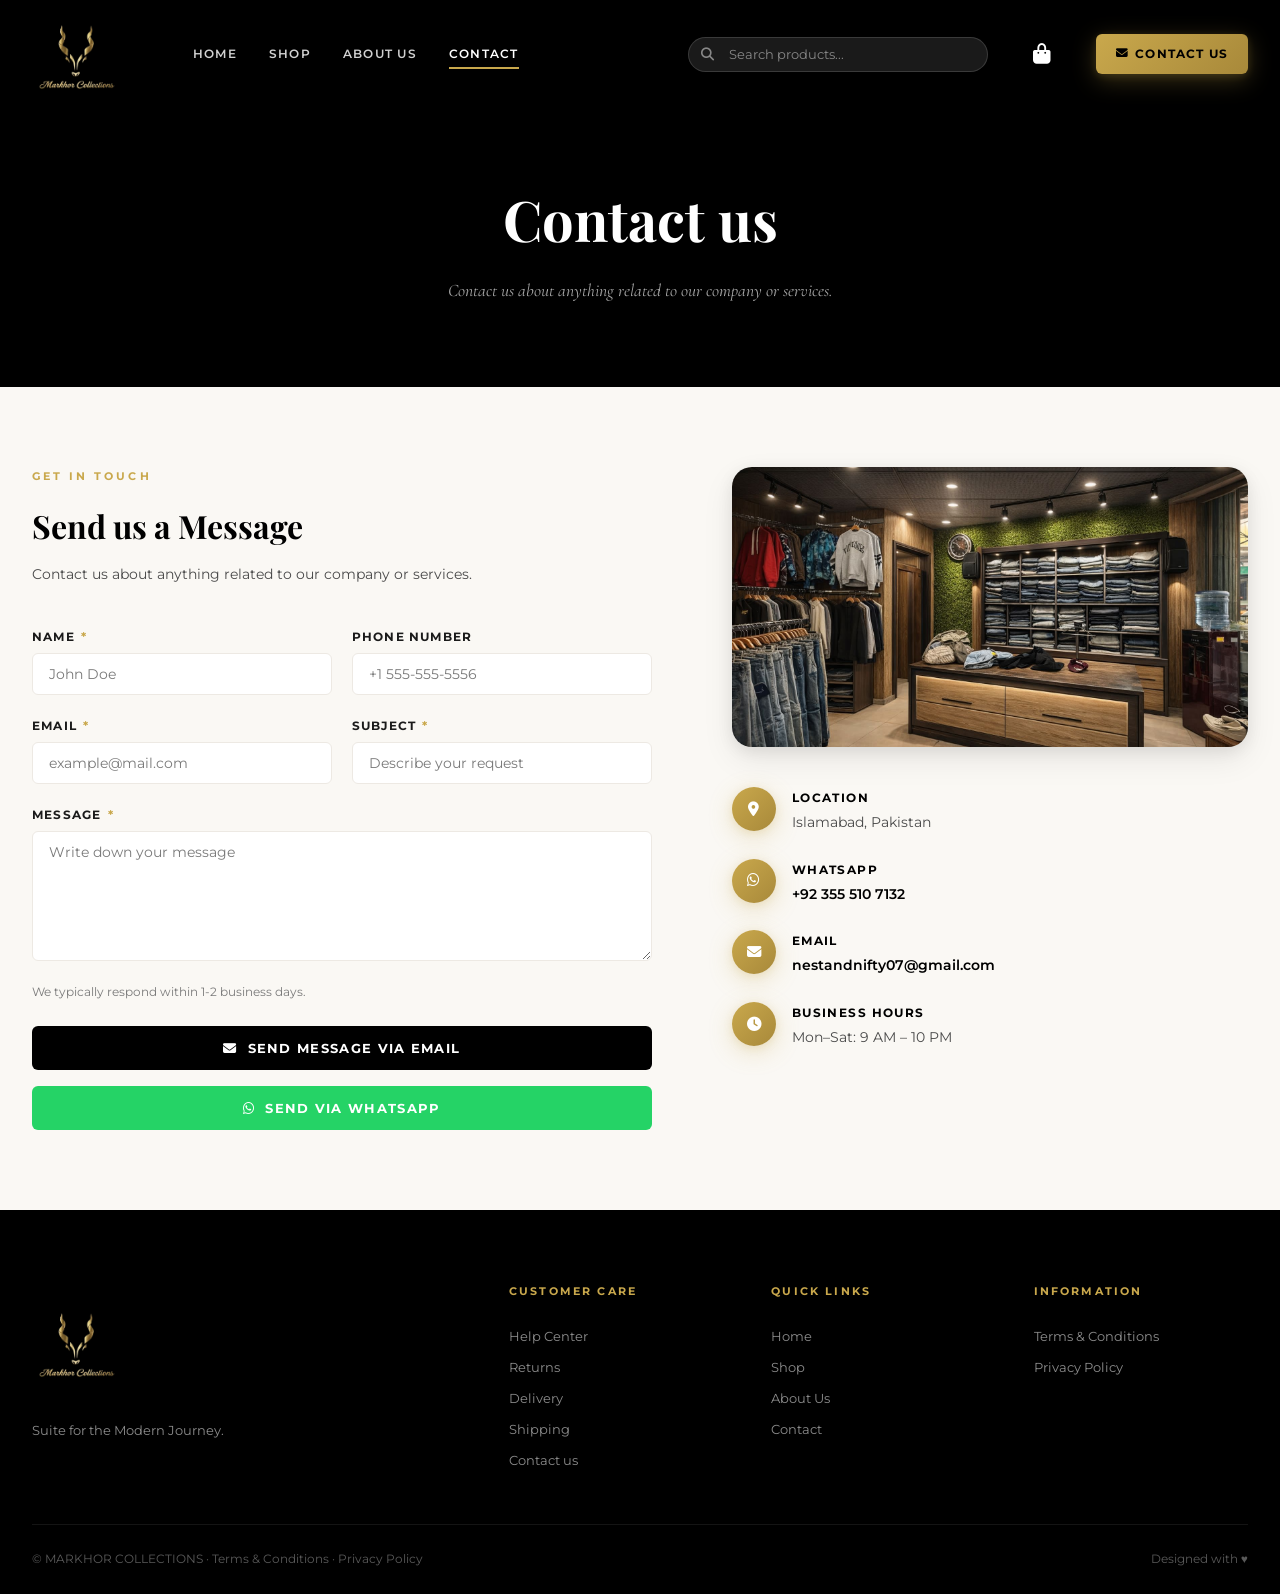
<file: contact.html>
<!DOCTYPE html>
<html lang="en">
<head>
  <!-- ============================================================
       MARKHOR COLLECTIONS - Contact Page (contact.html)
       Features: Contact form → mailto + WhatsApp wa.me link
       ============================================================ -->
  <meta charset="UTF-8">
  <meta name="viewport" content="width=device-width, initial-scale=1.0">
  <title>Contact Us – Markhor Collections</title>
  <link rel="stylesheet" href="style.css">
  <link rel="stylesheet" href="https://cdnjs.cloudflare.com/ajax/libs/font-awesome/6.4.0/css/all.min.css">
  <style>
    /* ── CONTACT PAGE STYLES ────────────────────────── */

    .contact-hero {
      background: var(--navy);
      padding: 5rem 2rem;
      text-align: center;
      position: relative;
      overflow: hidden;
    }
    .contact-hero::before {
      content: '';
      position: absolute;
      inset: 0;
      background: url('https://images.unsplash.com/photo-1558618666-fcd25c85cd64?w=1400&q=60') center/cover no-repeat;
      opacity: 0.1;
    }
    .contact-hero h1 {
      font-family: var(--font-heading);
      font-size: clamp(2rem, 5vw, 3.5rem);
      color: var(--white);
      position: relative;
      z-index: 1;
    }
    .contact-hero p {
      font-family: var(--font-sub);
      font-style: italic;
      color: rgba(255,255,255,0.65);
      position: relative;
      z-index: 1;
      margin-top: 0.5rem;
      font-size: 1.1rem;
    }

    /* ── MAIN CONTACT LAYOUT ── */
    .contact-layout {
      max-width: var(--max-width);
      margin: 0 auto;
      padding: 5rem 2rem;
      display: grid;
      grid-template-columns: 1.2fr 1fr;
      gap: 5rem;
      align-items: start;
    }

    /* ── CONTACT FORM ── */
    .contact-form-col h2 {
      font-family: var(--font-heading);
      font-size: 2rem;
      color: var(--navy);
      margin-bottom: 0.5rem;
    }
    .contact-form-col > p {
      font-size: 0.88rem;
      color: var(--text-mid);
      margin-bottom: 2.5rem;
    }

    /* Form Fields */
    .form-grid {
      display: grid;
      grid-template-columns: 1fr 1fr;
      gap: 1.25rem;
      margin-bottom: 1.25rem;
    }
    .form-group {
      display: flex;
      flex-direction: column;
      gap: 6px;
    }
    .form-group.full { grid-column: span 2; }
    .form-group label {
      font-size: 0.75rem;
      font-weight: 700;
      letter-spacing: 0.1em;
      text-transform: uppercase;
      color: var(--text-dark);
    }
    .form-group label .required { color: var(--gold); margin-left: 2px; }
    .form-input, .form-textarea {
      padding: 12px 16px;
      border: 1.5px solid var(--gray-light);
      border-radius: var(--radius-sm);
      font-family: var(--font-body);
      font-size: 0.85rem;
      color: var(--text-dark);
      background: var(--white);
      outline: none;
      transition: var(--transition);
    }
    .form-input::placeholder, .form-textarea::placeholder { color: var(--text-light); }
    .form-input:focus, .form-textarea:focus {
      border-color: var(--navy);
      box-shadow: 0 0 0 3px rgba(13,43,69,0.08);
    }
    .form-textarea {
      min-height: 130px;
      resize: vertical;
    }
    .form-note {
      font-size: 0.75rem;
      color: var(--text-light);
      margin-top: 0.5rem;
      margin-bottom: 1.5rem;
    }

    /* Send Buttons */
    .form-actions {
      display: flex;
      flex-direction: column;
      gap: 1rem;
    }
    .btn-send-email {
      display: flex;
      align-items: center;
      justify-content: center;
      gap: 10px;
      padding: 14px 28px;
      background: var(--navy);
      color: var(--white);
      border: none;
      border-radius: var(--radius-sm);
      font-family: var(--font-body);
      font-size: 0.82rem;
      font-weight: 700;
      letter-spacing: 0.1em;
      text-transform: uppercase;
      cursor: pointer;
      transition: var(--transition);
    }
    .btn-send-email:hover {
      background: var(--gold);
      color: var(--navy-dark);
      transform: translateY(-2px);
      box-shadow: var(--shadow-gold);
    }
    .btn-send-whatsapp {
      display: flex;
      align-items: center;
      justify-content: center;
      gap: 10px;
      padding: 14px 28px;
      background: #25D366;
      color: var(--white);
      border: none;
      border-radius: var(--radius-sm);
      font-family: var(--font-body);
      font-size: 0.82rem;
      font-weight: 700;
      letter-spacing: 0.1em;
      text-transform: uppercase;
      cursor: pointer;
      transition: var(--transition);
      text-decoration: none;
    }
    .btn-send-whatsapp:hover {
      background: #128C7E;
      transform: translateY(-2px);
      box-shadow: 0 8px 25px rgba(37,211,102,0.4);
    }

    /* ── CONTACT INFO COLUMN ── */
    .contact-info-col {}
    .contact-info-col .info-image {
      width: 100%;
      height: 280px;
      object-fit: cover;
      border-radius: var(--radius-lg);
      box-shadow: var(--shadow-md);
      margin-bottom: 2.5rem;
    }
    .info-items {
      display: flex;
      flex-direction: column;
      gap: 1.5rem;
    }
    .info-item {
      display: flex;
      gap: 1rem;
      align-items: flex-start;
    }
    .info-icon {
      width: 44px; height: 44px;
      background: linear-gradient(135deg, var(--gold), var(--gold-dark));
      color: var(--white);
      border-radius: 50%;
      display: flex; align-items: center; justify-content: center;
      font-size: 0.9rem;
      flex-shrink: 0;
      box-shadow: var(--shadow-gold);
    }
    .info-item .info-text h4 {
      font-size: 0.75rem;
      font-weight: 700;
      letter-spacing: 0.12em;
      text-transform: uppercase;
      color: var(--navy);
      margin-bottom: 3px;
    }
    .info-item .info-text p {
      font-size: 0.85rem;
      color: var(--text-mid);
    }
    .info-item .info-text a {
      color: var(--navy);
      font-weight: 600;
    }
    .info-item .info-text a:hover { color: var(--gold); }

    @media (max-width: 900px) {
      .contact-layout { grid-template-columns: 1fr; gap: 3rem; }
    }
    @media (max-width: 540px) {
      .form-grid { grid-template-columns: 1fr; }
      .form-group.full { grid-column: span 1; }
    }
  </style>
</head>
<body>

  <!-- Announcement Bar -->
  <div class="announcement-bar">
  </div>

  <!-- ── HEADER ─────────────────────────────────────────────────── -->
  <header class="site-header">
    <div class="header-inner">
       <a href="index.html" class="header-logo" style="display: flex; align-items: center; text-decoration: none;">
  <img src="assets/logo.png" alt="Markhor Logo" style="width: 90px; height: auto; margin-right: 15px; object-fit: contain;">
  
  <div class="logo-text">
    <span class="brand-name"></span>
    <span class="brand-tagline"></span>
  </div>
</a>
      <nav class="header-nav">
        <a href="index.html" class="nav-link">Home</a>
        <a href="shop.html" class="nav-link">Shop</a>
        <a href="about.html" class="nav-link">About Us</a>
        <a href="contact.html" class="nav-link active">Contact</a>
      </nav>
      <div class="header-search">
        <span class="search-icon"><i class="fas fa-search"></i></span>
        <input type="text" placeholder="Search products...">
        <div class="search-results-dropdown"></div>
      </div>
      <a href="checkout.html" class="header-cart">
        <i class="fas fa-shopping-bag"></i>
        <span class="cart-badge">0</span>
      </a>
      <a href="contact.html" class="btn-contact">
        <i class="fas fa-envelope"></i> Contact Us
      </a>
      <div class="menu-toggle" onclick="openDrawer()" style="position: absolute; right: 25px; top: 50%; transform: translateY(-50%); font-size: 1.8rem; color: #D4AF37; cursor: pointer; z-index: 1000;">
  <i class="fa-solid fa-bars"></i>
</div>

<div class="mobile-overlay" id="mobile-overlay" onclick="closeDrawer()"></div>

<nav class="mobile-nav" id="mobile-drawer">
  
  <div class="drawer-header">
    <span style="color: #D4AF37; font-size: 1.1rem; letter-spacing: 2px; text-transform: uppercase;">Menu</span>
    <div class="close-btn" onclick="closeDrawer()">&times;</div>
  </div>
  
  <div class="drawer-links">
    <a href="index.html" onclick="closeDrawer()">Home</a>
    <a href="shop.html" onclick="closeDrawer()">Shop</a>
    <a href="about.html" onclick="closeDrawer()">About Us</a>
    <a href="contact.html" onclick="closeDrawer()">Contact</a>
  </div>

  <div class="drawer-footer">
    <img src="assets/logo.png" alt="Markhor Logo" class="drawer-footer-img">
    <div class="drawer-logo-text">
      <span class="drawer-brand">Markhor</span>
      <span class="drawer-tagline">Collections</span>
    </div>
  </div>

</nav>

<style>
  /* Desktop pe menu icon chupane ke liye */
  @media (min-width: 769px) {
    .menu-toggle { display: none !important; }
  }

  /* Black Blur Overlay Styling */
  .mobile-overlay {
    position: fixed !important;
    top: 0 !important;
    left: 0 !important;
    width: 100% !important;
    height: 100vh !important;
    background: rgba(0, 0, 0, 0.6) !important;
    backdrop-filter: blur(5px) !important; /* Premium blur effect */
    z-index: 9998 !important;
    opacity: 0 !important;
    pointer-events: none !important;
    transition: opacity 0.4s ease !important;
  }

  /* Drawer Container Styling */
  .mobile-nav {
    position: fixed !important;
    top: 0 !important;
    right: -100%; /* Default hidden */
    width: 300px !important;
    height: 100vh !important;
    background-color: #0A1128 !important; /* Premium Navy Blue */
    z-index: 9999 !important;
    display: flex !important;
    flex-direction: column !important;
    box-shadow: -15px 0 30px rgba(0,0,0,0.7) !important;
    transition: right 0.4s cubic-bezier(0.25, 1, 0.5, 1) !important; /* Smooth snappy slide */
  }

  /* Drawer Header */
  .drawer-header {
    display: flex !important;
    justify-content: space-between !important;
    align-items: center !important;
    padding: 2rem 2rem 1rem 2rem !important;
    border-bottom: 1px solid rgba(255, 255, 255, 0.05) !important;
  }

  .close-btn {
    font-size: 2.8rem !important;
    color: #FFFFFF !important;
    cursor: pointer !important;
    line-height: 0.5 !important;
    transition: color 0.3s ease, transform 0.3s ease !important;
  }

  .close-btn:hover {
    color: #D4AF37 !important;
    transform: rotate(90deg) !important; /* Cool rotation on hover */
  }

  /* Links Styling (Sleek and Modern) */
  .drawer-links {
    display: flex !important;
    flex-direction: column !important;
    padding: 1.5rem 2rem !important;
  }

  .drawer-links a {
    color: #FFFFFF !important;
    text-decoration: none !important;
    font-size: 1.2rem !important;
    font-weight: 400 !important;
    letter-spacing: 1px !important;
    padding: 18px 0 !important;
    border-bottom: 1px solid rgba(255, 255, 255, 0.05) !important;
    transition: all 0.3s ease !important;
    position: relative !important;
  }

  /* Hover Effect: Text shifts right and turns gold */
  .drawer-links a:hover {
    color: #D4AF37 !important;
    padding-left: 10px !important; 
  }

  /* Bottom Footer (Logo Space) */
  .drawer-footer {
    margin-top: auto !important; /* Pushes footer to the absolute bottom */
    padding: 2rem !important;
    background: rgba(0, 0, 0, 0.2) !important;
    display: flex !important;
    align-items: center !important;
    border-top: 1px solid rgba(212, 175, 55, 0.2) !important;
  }

  .drawer-footer-img {
    width: 50px !important;
    height: auto !important;
    margin-right: 15px !important;
    object-fit: contain !important;
  }

  .drawer-logo-text {
    display: flex !important;
    flex-direction: column !important;
  }

  .drawer-brand {
    color: #FFFFFF !important;
    font-size: 1.2rem !important;
    font-weight: 600 !important;
    letter-spacing: 1px !important;
  }

  .drawer-tagline {
    color: #D4AF37 !important;
    font-size: 0.8rem !important;
    letter-spacing: 2px !important;
    text-transform: uppercase !important;
  }
</style>

<script>
  function closeDrawer() {
    const drawer = document.getElementById('mobile-drawer');
    const overlay = document.getElementById('mobile-overlay');
    
    if (drawer) drawer.style.right = '-100%'; // Hide drawer
    
    if (overlay) {
      overlay.style.opacity = '0'; // Fade out overlay
      overlay.style.pointerEvents = 'none'; // Disable clicks on overlay
    }
  }

  function openDrawer() {
      const drawer = document.getElementById('mobile-drawer');
      const overlay = document.getElementById('mobile-overlay');
      
      if(drawer) drawer.style.right = '0'; // Slide in drawer
      
      if(overlay) {
        overlay.style.opacity = '1'; // Fade in overlay
        overlay.style.pointerEvents = 'auto'; // Enable clicks on overlay
      }
  }
</script>
  </header>

  <!-- ── CONTACT HERO ───────────────────────────────────────────── -->
  <div class="contact-hero">
    <h1>Contact us</h1>
    <!-- Exact text from screenshot 13 -->
    <p>Contact us about anything related to our company or services.</p>
  </div>

  <!-- ── CONTACT LAYOUT ─────────────────────────────────────────── -->
  <div class="contact-layout">

    <!-- ── LEFT: CONTACT FORM ── -->
    <div class="contact-form-col reveal-left">
      <span class="section-label">Get in Touch</span>
      <h2>Send us a Message</h2>
      <!-- Exact subtitle from screenshot 13 -->
      <p>Contact us about anything related to our company or services.</p>

      <!-- Contact Form - fields from screenshot 13 -->
      <form id="contactForm" novalidate>
        <div class="form-grid">
          <!-- Name field - from screenshot 13 -->
          <div class="form-group">
            <label>Name <span class="required">*</span></label>
            <input type="text" class="form-input" id="contactName" placeholder="John Doe" required>
          </div>

          <!-- Phone - from screenshot 13 -->
          <div class="form-group">
            <label>Phone Number</label>
            <input type="tel" class="form-input" id="contactPhone" placeholder="+1 555-555-5556">
          </div>

          <!-- Email - from screenshot 13 -->
          <div class="form-group">
            <label>Email <span class="required">*</span></label>
            <input type="email" class="form-input" id="contactEmail" placeholder="example@mail.com" required>
          </div>

          <!-- Company/Subject - adapted from screenshot 13 -->
          <div class="form-group">
            <label>Subject <span class="required">*</span></label>
            <input type="text" class="form-input" id="contactSubject" placeholder="Describe your request" required>
          </div>

          <!-- Message - full width -->
          <div class="form-group full">
            <label>Message <span class="required">*</span></label>
            <textarea class="form-textarea" id="contactMessage" placeholder="Write down your message" required></textarea>
          </div>
        </div>

        <!-- From screenshot 13 -->
        <p class="form-note">We typically respond within 1-2 business days.</p>

        <div class="form-actions">
          <!-- Primary: Open Gmail mailto -->
          <button type="button" class="btn-send-email" onclick="sendViaEmail()">
            <i class="fas fa-envelope"></i> Send Message via Email
          </button>

          <!-- WhatsApp: Open wa.me with pre-filled message -->
          <button type="button" class="btn-send-whatsapp" onclick="sendViaWhatsApp()">
            <i class="fab fa-whatsapp"></i> Send via WhatsApp
          </button>
        </div>
      </form>
    </div>

    <!-- ── RIGHT: CONTACT INFO ── -->
    <div class="contact-info-col reveal-right">
      <!-- Store image (similar to screenshot 13's right side photo) -->
      <img 
        src="assets/2.jpeg" 
        alt="Markhor Collections Store" 
        class="info-image"
        loading="lazy"
      >

      <div class="info-items">
        <div class="info-item">
          <div class="info-icon"><i class="fas fa-map-marker-alt"></i></div>
          <div class="info-text">
            <h4>Location</h4>
            <p>Islamabad, Pakistan</p>
          </div>
        </div>
        <div class="info-item">
          <div class="info-icon"><i class="fab fa-whatsapp"></i></div>
          <div class="info-text">
            <h4>WhatsApp</h4>
            <p><a href="https://wa.me/923555107132" target="_blank">+92 355 510 7132</a></p>
          </div>
        </div>
        <div class="info-item">
          <div class="info-icon"><i class="fas fa-envelope"></i></div>
          <div class="info-text">
            <h4>Email</h4>
            <p><a href="mailto:nestandnifty07@gmail.com">nestandnifty07@gmail.com</a></p>
          </div>
        </div>
        <div class="info-item">
          <div class="info-icon"><i class="fas fa-clock"></i></div>
          <div class="info-text">
            <h4>Business Hours</h4>
            <p>Mon–Sat: 9 AM – 10 PM</p>
          </div>
        </div>
      </div>
    </div>
  </div>

  <!-- ── FOOTER ─────────────────────────────────────────────────── -->
  <footer class="site-footer">
    <div class="footer-inner">
      <div class="footer-brand">
         <a href="index.html" class="header-logo" style="display: flex; align-items: center; text-decoration: none;">
  <img src="assets/logo.png" alt="Markhor Logo" style="width: 90px; height: auto; margin-right: 15px; object-fit: contain;">
  
  <div class="logo-text">
   
  </div>
</a>
        <p>Suite for the Modern Journey.</p>
      </div>
      <div class="footer-col">
        <h4>Customer Care</h4>
        <a href="#">Help Center</a>
        <a href="#">Returns</a>
        <a href="#">Delivery</a>
        <a href="#">Shipping</a>
        <a href="contact.html">Contact us</a>
      </div>
      <div class="footer-col">
        <h4>Quick Links</h4>
        <a href="index.html">Home</a>
        <a href="shop.html">Shop</a>
        <a href="about.html">About Us</a>
        <a href="contact.html">Contact</a>
      </div>
      <div class="footer-col">
        <h4>Information</h4>
        <a href="#">Terms &amp; Conditions</a>
        <a href="#">Privacy Policy</a>
      </div>
    </div>
    <div class="footer-bottom">
      <span>© MARKHOR COLLECTIONS · <a href="#">Terms &amp; Conditions</a> · <a href="#">Privacy Policy</a></span>
      <span>Designed with ♥</span>
    </div>
  </footer>

  <script src="main.js"></script>
  <script>
    /* ============================================================
       CONTACT PAGE JAVASCRIPT
       - Form validation
       - mailto: link generator (opens email client)
       - wa.me link generator (opens WhatsApp)
       Admin contact details:
         Email: info@markhorcollections.com
         WhatsApp: +923001234567 (REPLACE with real number)
       ============================================================ */

    /* ── ADMIN CONTACT CONFIG ── */
    /* IMPORTANT: Replace these with the real admin contact details */
    const ADMIN_EMAIL = 'info@markhorcollections.com';
    const ADMIN_WHATSAPP = '923001234567'; /* Format: country code + number, no + or spaces */

    /* ── GET FORM VALUES ── */
    function getFormValues() {
      return {
        name: document.getElementById('contactName').value.trim(),
        phone: document.getElementById('contactPhone').value.trim(),
        email: document.getElementById('contactEmail').value.trim(),
        subject: document.getElementById('contactSubject').value.trim(),
        message: document.getElementById('contactMessage').value.trim()
      };
    }

    /* ── VALIDATE FORM ── */
    function validateForm(data) {
      if (!data.name) { showToast('⚠️ Please enter your name.'); return false; }
      if (!data.email || !data.email.includes('@')) { showToast('⚠️ Please enter a valid email.'); return false; }
      if (!data.subject) { showToast('⚠️ Please enter a subject.'); return false; }
      if (!data.message) { showToast('⚠️ Please enter your message.'); return false; }
      return true;
    }

    /* ── SEND VIA EMAIL (mailto:) ──
       Generates a pre-filled mailto link and opens the user's
       default email client with all form data pre-populated.
    ── */
    function sendViaEmail() {
      const data = getFormValues();
      if (!validateForm(data)) return;

      /* Build mailto link with pre-filled subject and body */
      const subject = encodeURIComponent(`[Markhor Collections] ${data.subject}`);
      const body = encodeURIComponent(
        `Name: ${data.name}\n` +
        `Phone: ${data.phone || 'Not provided'}\n` +
        `Email: ${data.email}\n\n` +
        `Message:\n${data.message}`
      );

      /* Open mailto link - this triggers the user's email client */
      const mailtoLink = `mailto:${ADMIN_EMAIL}?subject=${subject}&body=${body}`;
      window.open(mailtoLink, '_blank');

      showToast('✓ Email client opened! Please send the email.');
    }

    /* ── SEND VIA WHATSAPP (wa.me) ──
       Generates a WhatsApp API link with all form data pre-formatted
       as a message to the admin's WhatsApp number.
    ── */
    function sendViaWhatsApp() {
      const data = getFormValues();
      if (!validateForm(data)) return;

      /* Build WhatsApp message string */
      const waMessage =
        `*New Contact Message — Markhor Collections*\n\n` +
        `*Name:* ${data.name}\n` +
        `*Phone:* ${data.phone || 'Not provided'}\n` +
        `*Email:* ${data.email}\n` +
        `*Subject:* ${data.subject}\n\n` +
        `*Message:*\n${data.message}`;

      /* Build wa.me link */
      const waLink = `https://wa.me/${ADMIN_WHATSAPP}?text=${encodeURIComponent(waMessage)}`;

      /* Open WhatsApp in a new tab */
      window.open(waLink, '_blank');

      showToast('✓ WhatsApp opened with your message!');
    }
  </script>
</body>
</html>
</file>
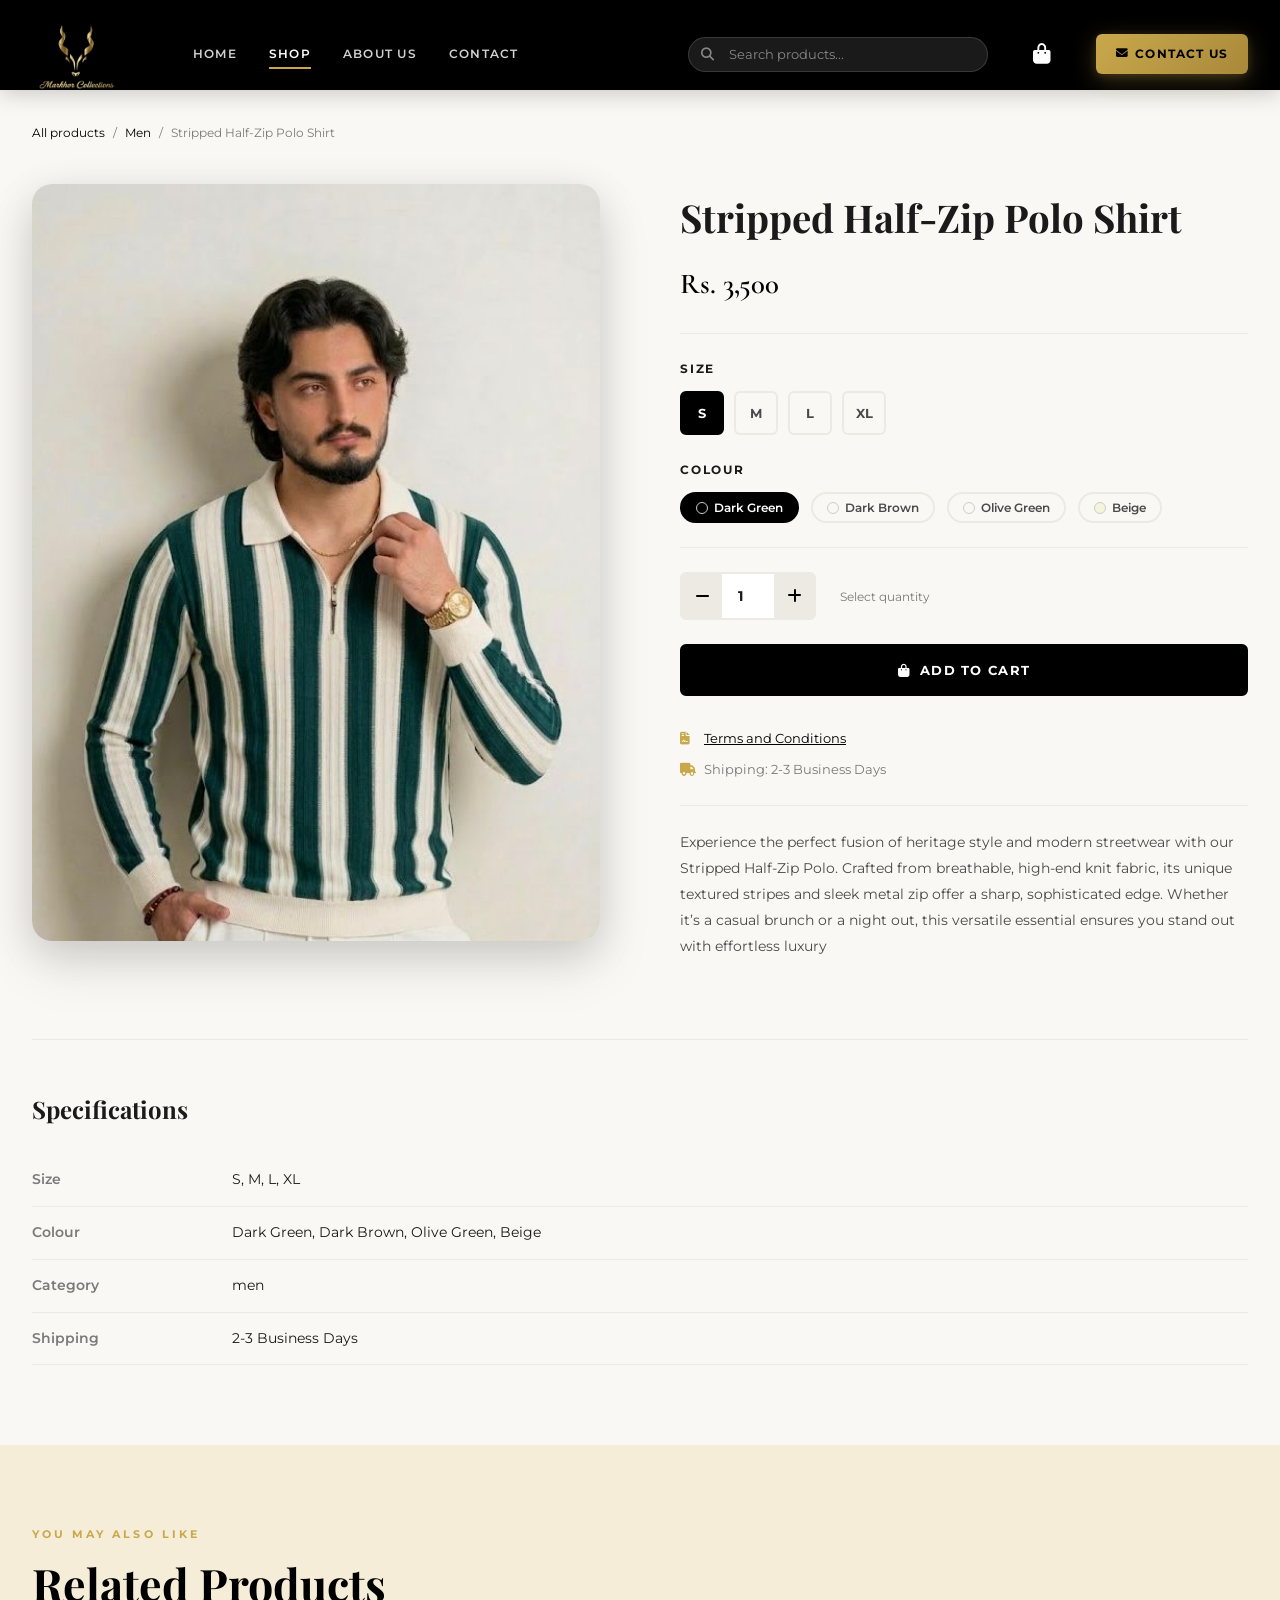
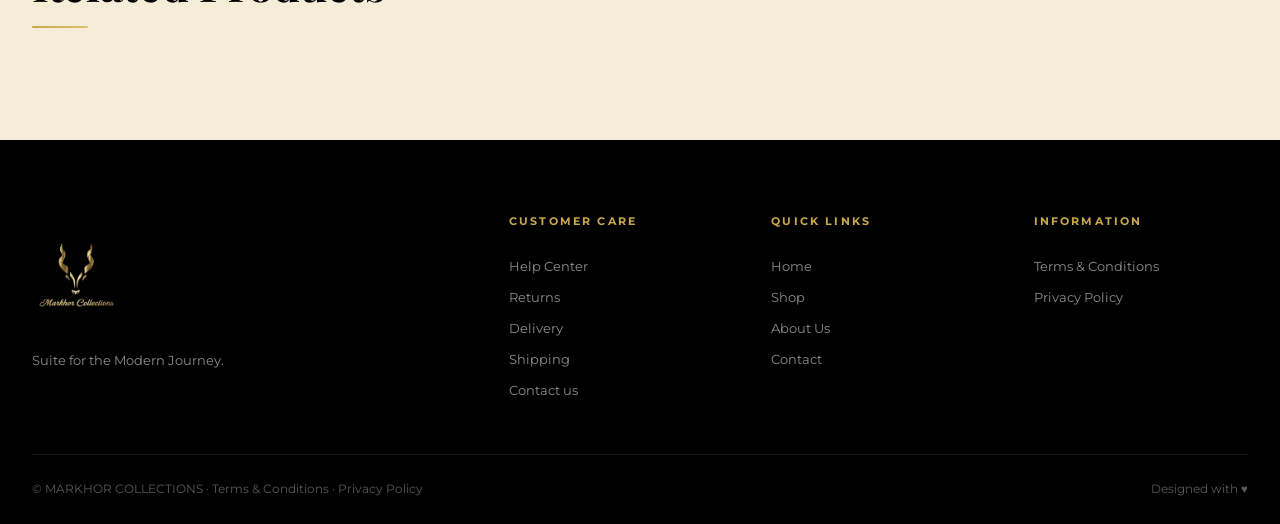
<file: product.html>
<!DOCTYPE html>
<html lang="en">
<head>
  <meta charset="UTF-8">
  <meta name="viewport" content="width=device-width, initial-scale=1.0">
  <title>Product – Markhor Collections</title>
  <link rel="stylesheet" href="style.css">
  <link rel="stylesheet" href="https://cdnjs.cloudflare.com/ajax/libs/font-awesome/6.4.0/css/all.min.css">
  <style>
    /* ── PRODUCT PAGE STYLES ───────────────────────────── */

    .product-page {
      max-width: var(--max-width);
      margin: 0 auto;
      padding: 2rem 2rem 5rem;
    }

    /* Breadcrumb Navigation */
    .product-breadcrumb {
      display: flex;
      gap: 8px;
      align-items: center;
      font-size: 0.78rem;
      color: var(--text-light);
      margin-bottom: 2.5rem;
      flex-wrap: wrap;
    }
    .product-breadcrumb a { color: var(--navy); }
    .product-breadcrumb a:hover { color: var(--gold); }
    .product-breadcrumb span { color: var(--text-light); }

    /* ── PRODUCT MAIN LAYOUT ── */
    .product-grid {
      display: grid;
      grid-template-columns: 1fr 1fr;
      gap: 5rem;
      align-items: start;
    }

    /* ── LEFT: IMAGE SECTION (FIXED SIZING) ── */
    .product-image-section {}
    .product-main-image {
      position: relative;
      border-radius: var(--radius-lg);
      overflow: hidden;
      background: #f9f9f9; /* Professional Light Background */
      cursor: zoom-in;
      box-shadow: var(--shadow-lg);
      /* Professional aspect ratio */
      aspect-ratio: 3/4; 
      display: flex;
      align-items: center;
      justify-content: center;
    }
    .product-main-image img {
      width: 100%;
      height: 100%;
      object-fit: cover; /* Prevents stretching */
      object-position: top; /* Keeps the focus on collar/chest area */
      transition: transform 0.4s ease, opacity 0.3s ease;
      display: block;
    }
    /* Zoom effect on hover */
    .product-main-image:hover img { transform: scale(1.08); }
    .product-main-image .zoom-hint {
      position: absolute;
      bottom: 12px; right: 12px;
      background: rgba(255,255,255,0.9);
      padding: 6px 12px;
      border-radius: 20px;
      font-size: 0.7rem;
      font-weight: 600;
      color: var(--navy);
      display: flex;
      align-items: center;
      gap: 5px;
      opacity: 0;
      transition: var(--transition);
      pointer-events: none;
    }
    .product-main-image:hover .zoom-hint { opacity: 1; }

    /* ── RIGHT: PRODUCT INFO ── */
    .product-info-section {}
    .product-name {
      font-family: var(--font-heading);
      font-size: clamp(1.8rem, 3vw, 2.5rem);
      font-weight: 700;
      color: var(--text-dark);
      margin-bottom: 0.5rem;
      text-transform: capitalize;
    }
    .product-price-display {
      font-family: var(--font-sub);
      font-size: 1.8rem;
      font-weight: 600;
      color: var(--navy);
      margin-bottom: 1.5rem;
    }
    .product-divider {
      width: 100%;
      height: 1px;
      background: var(--gray-light);
      margin: 1.5rem 0;
    }

    /* Size Selector */
    .option-label {
      font-size: 0.75rem;
      font-weight: 700;
      letter-spacing: 0.15em;
      text-transform: uppercase;
      color: var(--text-dark);
      margin-bottom: 0.75rem;
      display: block;
    }
    .size-options {
      display: flex;
      gap: 10px;
      flex-wrap: wrap;
      margin-bottom: 1.5rem;
    }
    .size-btn {
      width: 44px; height: 44px;
      border: 2px solid var(--gray-light);
      border-radius: var(--radius-sm);
      background: transparent;
      font-family: var(--font-body);
      font-size: 0.8rem;
      font-weight: 700;
      color: var(--text-mid);
      cursor: pointer;
      transition: var(--transition);
      display: flex; align-items: center; justify-content: center;
    }
    .size-btn:hover { border-color: var(--navy); color: var(--navy); }
    .size-btn.selected { border-color: var(--navy); background: var(--navy); color: var(--white); }

    /* Color Selector */
    .color-options {
      display: flex;
      gap: 12px;
      flex-wrap: wrap;
      margin-bottom: 1.5rem;
      align-items: center;
    }
    .color-btn {
      display: flex;
      align-items: center;
      gap: 6px;
      padding: 6px 14px;
      border: 2px solid var(--gray-light);
      border-radius: 50px;
      background: transparent;
      font-family: var(--font-body);
      font-size: 0.78rem;
      font-weight: 600;
      color: var(--text-mid);
      cursor: pointer;
      transition: var(--transition);
      text-transform: capitalize;
    }
    .color-btn:hover { border-color: var(--navy); color: var(--navy); }
    .color-btn.selected { border-color: var(--navy); background: var(--navy); color: var(--white); }
    .color-dot {
      width: 12px; height: 12px;
      border-radius: 50%;
      border: 1px solid rgba(0,0,0,0.1);
    }

    /* Quantity Selector */
    .quantity-row {
      display: flex;
      align-items: center;
      gap: 1.5rem;
      margin-bottom: 1.5rem;
    }
    .quantity-control {
      display: flex;
      align-items: center;
      border: 2px solid var(--gray-light);
      border-radius: var(--radius-sm);
      overflow: hidden;
    }
    .qty-btn {
      width: 40px; height: 44px;
      background: var(--gray-light);
      border: none;
      cursor: pointer;
      font-size: 1rem;
      color: var(--navy);
      display: flex; align-items: center; justify-content: center;
      transition: var(--transition);
    }
    .qty-btn:hover { background: var(--navy); color: var(--white); }
    .qty-display {
      width: 52px; height: 44px;
      text-align: center;
      font-family: var(--font-body);
      font-size: 0.9rem;
      font-weight: 700;
      border: none;
      outline: none;
      background: var(--white);
      color: var(--text-dark);
    }

    /* Add to Cart Row */
    .add-cart-row {
      display: flex;
      gap: 1rem;
      margin-bottom: 2rem;
      flex-wrap: wrap;
    }
    .add-cart-btn {
      flex: 1;
      min-width: 180px;
      background: var(--navy);
      color: var(--white);
      font-family: var(--font-body);
      font-size: 0.82rem;
      font-weight: 700;
      letter-spacing: 0.1em;
      text-transform: uppercase;
      padding: 16px 24px;
      border: 2px solid var(--navy);
      border-radius: var(--radius-sm);
      cursor: pointer;
      transition: var(--transition);
      display: flex;
      align-items: center;
      justify-content: center;
      gap: 10px;
    }
    .add-cart-btn:hover {
      background: var(--gold);
      border-color: var(--gold);
      color: var(--navy-dark);
      transform: translateY(-2px);
      box-shadow: var(--shadow-gold);
    }
    /* Pulse animation on Add to Cart */
    .add-cart-btn.added { animation: pulse-gold 0.5s ease; }

    /* Product Meta */
    .product-meta {
      display: flex;
      flex-direction: column;
      gap: 8px;
      font-size: 0.8rem;
      color: var(--text-light);
    }
    .product-meta span {
      display: flex;
      align-items: center;
      gap: 8px;
    }
    .product-meta i { color: var(--gold); width: 16px; }
    .product-meta a { color: var(--navy); text-decoration: underline; }

    /* ── SPECIFICATIONS TABLE ── */
    .product-specs-section {
      margin-top: 5rem;
      padding-top: 3rem;
      border-top: 1px solid var(--gray-light);
    }
    .specs-title {
      font-family: var(--font-heading);
      font-size: 1.5rem;
      color: var(--text-dark);
      margin-bottom: 1.5rem;
    }
    .specs-table {
      width: 100%;
      border-collapse: collapse;
    }
    .specs-table tr {
      border-bottom: 1px solid var(--gray-light);
    }
    .specs-table td {
      padding: 14px 0;
      font-size: 0.85rem;
    }
    .specs-table td:first-child {
      color: var(--text-light);
      width: 200px;
      font-weight: 600;
    }
    .specs-table td:last-child { color: var(--text-dark); }

    /* ── RELATED PRODUCTS ── */
    .related-section {
      padding: 5rem 2rem;
      background: var(--beige-bg);
    }
    .related-section .container { max-width: var(--max-width); margin: 0 auto; }
    .related-section .section-header { margin-bottom: 2rem; }

    @media (max-width: 900px) {
      .product-grid { grid-template-columns: 1fr; gap: 2.5rem; }
    }
    @media (max-width: 480px) {
      .add-cart-row { flex-direction: column; }
    }
  </style>
</head>
<body>

  <div class="announcement-bar">
  </div>

  <header class="site-header">
    <div class="header-inner">
       <a href="index.html" class="header-logo" style="display: flex; align-items: center; text-decoration: none;">
  <img src="assets/logo.png" alt="Markhor Logo" style="width: 90px; height: auto; margin-right: 15px; object-fit: contain;">
  
  <div class="logo-text">
    <span class="brand-name"></span>
    <span class="brand-tagline"></span>
  </div>
</a>
      <nav class="header-nav">
        <a href="index.html" class="nav-link">Home</a>
        <a href="shop.html" class="nav-link active">Shop</a>
        <a href="about.html" class="nav-link">About Us</a>
        <a href="contact.html" class="nav-link">Contact</a>
      </nav>
      <div class="header-search">
        <span class="search-icon"><i class="fas fa-search"></i></span>
        <input type="text" placeholder="Search products...">
        <div class="search-results-dropdown"></div>
      </div>
      <a href="checkout.html" class="header-cart">
        <i class="fas fa-shopping-bag"></i>
        <span class="cart-badge">0</span>
      </a>
      <a href="contact.html" class="btn-contact">
        <i class="fas fa-envelope"></i> Contact Us
      </a>
      <div class="menu-toggle" onclick="openDrawer()" style="position: absolute; right: 25px; top: 50%; transform: translateY(-50%); font-size: 1.8rem; color: #D4AF37; cursor: pointer; z-index: 1000;">
  <i class="fa-solid fa-bars"></i>
</div>

<div class="mobile-overlay" id="mobile-overlay" onclick="closeDrawer()"></div>

<nav class="mobile-nav" id="mobile-drawer">
  
  <div class="drawer-header">
    <span style="color: #D4AF37; font-size: 1.1rem; letter-spacing: 2px; text-transform: uppercase;">Menu</span>
    <div class="close-btn" onclick="closeDrawer()">&times;</div>
  </div>
  
  <div class="drawer-links">
    <a href="index.html" onclick="closeDrawer()">Home</a>
    <a href="shop.html" onclick="closeDrawer()">Shop</a>
    <a href="about.html" onclick="closeDrawer()">About Us</a>
    <a href="contact.html" onclick="closeDrawer()">Contact</a>
  </div>

  <div class="drawer-footer">
    <img src="assets/logo.png" alt="Markhor Logo" class="drawer-footer-img">
    <div class="drawer-logo-text">
      <span class="drawer-brand">Markhor</span>
      <span class="drawer-tagline">Collections</span>
    </div>
  </div>

</nav>

<style>
  /* Desktop pe menu icon chupane ke liye */
  @media (min-width: 769px) {
    .menu-toggle { display: none !important; }
  }

  /* Black Blur Overlay Styling */
  .mobile-overlay {
    position: fixed !important;
    top: 0 !important;
    left: 0 !important;
    width: 100% !important;
    height: 100vh !important;
    background: rgba(0, 0, 0, 0.6) !important;
    backdrop-filter: blur(5px) !important;
    z-index: 9998 !important;
    opacity: 0 !important;
    pointer-events: none !important;
    transition: opacity 0.4s ease !important;
  }

  /* Drawer Container Styling */
  .mobile-nav {
    position: fixed !important;
    top: 0 !important;
    right: -100%;
    width: 300px !important;
    height: 100vh !important;
    background-color: #0A1128 !important;
    z-index: 9999 !important;
    display: flex !important;
    flex-direction: column !important;
    box-shadow: -15px 0 30px rgba(0,0,0,0.7) !important;
    transition: right 0.4s cubic-bezier(0.25, 1, 0.5, 1) !important;
  }

  .drawer-header {
    display: flex !important;
    justify-content: space-between !important;
    align-items: center !important;
    padding: 2rem 2rem 1rem 2rem !important;
    border-bottom: 1px solid rgba(255, 255, 255, 0.05) !important;
  }

  .close-btn {
    font-size: 2.8rem !important;
    color: #FFFFFF !important;
    cursor: pointer !important;
    line-height: 0.5 !important;
    transition: color 0.3s ease, transform 0.3s ease !important;
  }

  .close-btn:hover {
    color: #D4AF37 !important;
    transform: rotate(90deg) !important;
  }

  .drawer-links {
    display: flex !important;
    flex-direction: column !important;
    padding: 1.5rem 2rem !important;
  }

  .drawer-links a {
    color: #FFFFFF !important;
    text-decoration: none !important;
    font-size: 1.2rem !important;
    font-weight: 400 !important;
    letter-spacing: 1px !important;
    padding: 18px 0 !important;
    border-bottom: 1px solid rgba(255, 255, 255, 0.05) !important;
    transition: all 0.3s ease !important;
    position: relative !important;
  }

  .drawer-links a:hover {
    color: #D4AF37 !important;
    padding-left: 10px !important; 
  }

  .drawer-footer {
    margin-top: auto !important;
    padding: 2rem !important;
    background: rgba(0, 0, 0, 0.2) !important;
    display: flex !important;
    align-items: center !important;
    border-top: 1px solid rgba(212, 175, 55, 0.2) !important;
  }

  .drawer-footer-img {
    width: 50px !important;
    height: auto !important;
    margin-right: 15px !important;
    object-fit: contain !important;
  }

  .drawer-logo-text {
    display: flex !important;
    flex-direction: column !important;
  }

  .drawer-brand {
    color: #FFFFFF !important;
    font-size: 1.2rem !important;
    font-weight: 600 !important;
    letter-spacing: 1px !important;
  }

  .drawer-tagline {
    color: #D4AF37 !important;
    font-size: 0.8rem !important;
    letter-spacing: 2px !important;
    text-transform: uppercase !important;
  }
</style>

<script>
  function closeDrawer() {
    const drawer = document.getElementById('mobile-drawer');
    const overlay = document.getElementById('mobile-overlay');
    if (drawer) drawer.style.right = '-100%';
    if (overlay) {
      overlay.style.opacity = '0';
      overlay.style.pointerEvents = 'none';
    }
  }

  function openDrawer() {
      const drawer = document.getElementById('mobile-drawer');
      const overlay = document.getElementById('mobile-overlay');
      if(drawer) drawer.style.right = '0';
      if(overlay) {
        overlay.style.opacity = '1';
        overlay.style.pointerEvents = 'auto';
      }
  }
</script>
  </header>

  <div class="product-page">

    <nav class="product-breadcrumb" id="productBreadcrumb">
      <a href="shop.html">All products</a>
      <span>/</span>
      <a href="shop.html?category=men">Men</a>
      <span>/</span>
      <span id="breadcrumbProduct">Loading...</span>
    </nav>

    <div class="product-grid" id="productGrid">
      <div style="text-align:center;padding:4rem;color:var(--text-light);">Loading product...</div>
    </div>

    <div class="product-specs-section" id="specificationsSection" style="display:none;">
      <h2 class="specs-title">Specifications</h2>
      <table class="specs-table" id="specsTable"></table>
    </div>
  </div>

  <section class="related-section">
    <div class="container">
      <div class="section-header">
        <span class="section-label">You May Also Like</span>
        <h2 class="section-title">Related Products</h2>
        <div class="gold-divider"></div>
      </div>
      <div class="products-grid" id="relatedGrid"></div>
    </div>
  </section>

  <footer class="site-footer">
    <div class="footer-inner">
      <div class="footer-brand">
        <a href="index.html" class="header-logo" style="display: flex; align-items: center; text-decoration: none;">
          <img src="assets/logo.png" alt="Markhor Logo" style="width: 90px; height: auto; margin-right: 15px; object-fit: contain;">
        </a>
        <p>Suite for the Modern Journey.</p>
      </div>
      <div class="footer-col">
        <h4>Customer Care</h4>
        <a href="#">Help Center</a>
        <a href="#">Returns</a>
        <a href="#">Delivery</a>
        <a href="#">Shipping</a>
        <a href="contact.html">Contact us</a>
      </div>
      <div class="footer-col">
        <h4>Quick Links</h4>
        <a href="index.html">Home</a>
        <a href="shop.html">Shop</a>
        <a href="about.html">About Us</a>
        <a href="contact.html">Contact</a>
      </div>
      <div class="footer-col">
        <h4>Information</h4>
        <a href="#">Terms &amp; Conditions</a>
        <a href="#">Privacy Policy</a>
      </div>
    </div>
    <div class="footer-bottom">
      <span>© MARKHOR COLLECTIONS · <a href="#">Terms &amp; Conditions</a> · <a href="#">Privacy Policy</a></span>
      <span>Designed with ♥</span>
    </div>
  </footer>

  <script src="main.js"></script>
  <script>
    /* ============================================================
       UPDATED PRODUCT DETAIL PAGE JAVASCRIPT (NAME-BASED FETCH)
       ============================================================ */

    const COLOR_MAP = {
      'black': '#111111',
      'white': '#f5f5f5',
      'blue': '#3b6cc5',
      'dark blue': '#1a2d6e',
      'gray': '#888888',
      'cream': '#f5edd8',
      'navy': '#000080',
      'green-cream': '#8f9779',
      'brown-cream': '#8b4513',
      'olive-cream': '#556b2f',
      'beige-grey': '#f5f5dc'
    };

    let ALL_PRODUCTS = []; // Naya global array json ke liye
    let currentProduct = null;
    let selectedSize = '';
    let selectedColor = '';
    let quantity = 1;

    function loadProduct() {
      const params = new URLSearchParams(window.location.search);
      // Ab URL se ID ki jagah "name" uthayenge
      const productNameURL = params.get('name'); 

      fetch('data/products.json')
        .then(response => response.json())
        .then(data => {
          ALL_PRODUCTS = data.items;

          // 1. Name se dhoondo
          if (productNameURL) {
             currentProduct = ALL_PRODUCTS.find(p => p.name === productNameURL);
             
             // Agar exact match na ho to case-insensitive match try karo
             if (!currentProduct) {
                 currentProduct = ALL_PRODUCTS.find(p => p.name.toLowerCase() === productNameURL.toLowerCase());
             }
          }

          // 2. Agar ab bhi nahi mila, toh jo bhi pehla product hai wo dikha do (Blank page se behtar hai)
          if (!currentProduct && ALL_PRODUCTS.length > 0) {
            currentProduct = ALL_PRODUCTS[0];
          }

          if (!currentProduct) {
            document.getElementById('productGrid').innerHTML = '<div style="text-align:center;padding:4rem;color:var(--text-light);grid-column: 1 / -1;"><h2>No products available.</h2></div>';
            return;
          }

          // Setup initial selections
          selectedSize = (currentProduct.sizes && currentProduct.sizes.length > 0) ? currentProduct.sizes[0] : '';
          selectedColor = (currentProduct.colors && currentProduct.colors.length > 0) ? currentProduct.colors[0] : '';
          
          document.title = `${currentProduct.name} – Markhor Collections`;
          document.getElementById('breadcrumbProduct').textContent = currentProduct.name;

          // Render functions
          renderProductDetail();
          renderSpecifications();
          renderRelatedProducts();
        })
        .catch(err => {
            console.error("Error loading product: ", err);
            document.getElementById('productGrid').innerHTML = '<div style="text-align:center;padding:4rem;color:var(--text-light);grid-column: 1 / -1;"><h2>Error loading product details.</h2></div>';
        });
    }

    function renderProductDetail() {
      const grid = document.getElementById('productGrid');
      
      const sizesHtml = currentProduct.sizes ? currentProduct.sizes.map(s => `
        <button class="size-btn ${s === selectedSize ? 'selected' : ''}" 
          data-size="${s}" onclick="selectSize('${s}')">${s}</button>
      `).join('') : '';

      const colorsHtml = currentProduct.colors ? currentProduct.colors.map(c => `
        <button class="color-btn ${c === selectedColor ? 'selected' : ''}" 
          data-color="${c}" onclick="selectColor('${c}')">
          <span class="color-dot" style="background:${COLOR_MAP[c] || c}; border: 1px solid #ccc;"></span>
          ${c}
        </button>
      `).join('') : '';

      grid.innerHTML = `
        <div class="product-image-section reveal-left">
          <div class="product-main-image" id="productImageWrap">
            <img src="${currentProduct.image}" alt="${currentProduct.name}" id="productMainImg">
            <div class="zoom-hint">
              <i class="fas fa-search-plus"></i> Hover to zoom
            </div>
          </div>
        </div>

        <div class="product-info-section reveal-right">
          <h1 class="product-name">${currentProduct.name}</h1>
          <div class="product-price-display">Rs. ${currentProduct.price.toLocaleString()}</div>
          <div class="product-divider"></div>

          <span class="option-label">size</span>
          <div class="size-options" id="sizeOptions">
            ${sizesHtml}
          </div>

          <span class="option-label">colour</span>
          <div class="color-options" id="colorOptions">
            ${colorsHtml}
          </div>

          <div class="product-divider"></div>

          <div class="quantity-row">
            <div class="quantity-control">
              <button class="qty-btn" onclick="changeQty(-1)">
                <i class="fas fa-minus"></i>
              </button>
              <input type="number" class="qty-display" id="qtyDisplay" value="1" min="1" max="99" readonly>
              <button class="qty-btn" onclick="changeQty(1)">
                <i class="fas fa-plus"></i>
              </button>
            </div>
            <span style="font-size:0.78rem;color:var(--text-light);">Select quantity</span>
          </div>

          <div class="add-cart-row">
            <button class="add-cart-btn" id="addCartBtn" onclick="handleAddToCart()">
              <i class="fas fa-shopping-bag"></i> Add to cart
            </button>
          </div>

          <div class="product-meta">
            <span><i class="fas fa-file-contract"></i> <a href="#">Terms and Conditions</a></span>
            <span><i class="fas fa-truck"></i> Shipping: ${currentProduct.shipping || '2-3 Business Days'}</span>
          </div>

          <div class="product-divider"></div>
          <p style="font-size:0.85rem;color:var(--text-mid);line-height:1.9;">${currentProduct.description || 'Premium quality fabric tailored for perfection.'}</p>
        </div>
      `;
      if(typeof initRevealAnimations === 'function') initRevealAnimations();
    }

    function selectSize(size) {
      selectedSize = size;
      document.querySelectorAll('.size-btn').forEach(btn => {
        btn.classList.toggle('selected', btn.dataset.size === size);
      });
    }

    function selectColor(color) {
      selectedColor = color;
      
      document.querySelectorAll('.color-btn').forEach(btn => {
        btn.classList.toggle('selected', btn.dataset.color === color);
      });

      const mainImg = document.getElementById('productMainImg');
      
      if (mainImg && currentProduct.colorImagesList) {
        const colorData = currentProduct.colorImagesList.find(c => c.colorName === color);
        if (colorData && colorData.imgUrl) {
          mainImg.style.opacity = '0.3';
          setTimeout(() => {
            mainImg.src = colorData.imgUrl;
            mainImg.style.opacity = '1';
          }, 150);
        }
      }
    }

    function changeQty(delta) {
      quantity = Math.max(1, Math.min(99, quantity + delta));
      const display = document.getElementById('qtyDisplay');
      if(display) display.value = quantity;
    }

    function handleAddToCart() {
      if (!selectedSize || !selectedColor) {
        alert('Please select size and color first.');
        return;
      }
      
      if(typeof addToCart === 'function') {
         addToCart(currentProduct, selectedSize, selectedColor, quantity);
         const btn = document.getElementById('addCartBtn');
         btn.classList.add('added');
         btn.innerHTML = '<i class="fas fa-check"></i> Added to Cart!';
         setTimeout(() => {
           btn.classList.remove('added');
           btn.innerHTML = '<i class="fas fa-shopping-bag"></i> Add to cart';
         }, 2000);
      }
    }

    function renderSpecifications() {
      if (!currentProduct) return;
      const section = document.getElementById('specificationsSection');
      const table = document.getElementById('specsTable');
      section.style.display = 'block';
      
      const sizes = currentProduct.sizes ? currentProduct.sizes.join(', ') : 'N/A';
      const colors = currentProduct.colors ? currentProduct.colors.join(', ') : 'N/A';

      table.innerHTML = `
        <tr><td>Size</td><td>${sizes}</td></tr>
        <tr><td>Colour</td><td>${colors}</td></tr>
        <tr><td>Category</td><td>${currentProduct.category || 'Men'}</td></tr>
        <tr><td>Shipping</td><td>${currentProduct.shipping || '2-3 Business Days'}</td></tr>
      `;
    }

    function renderRelatedProducts() {
      const grid = document.getElementById('relatedGrid');
      const related = ALL_PRODUCTS.filter(p => p.name !== currentProduct.name).slice(0, 4);
      grid.innerHTML = related.map(p => `
        <div class="product-card">
          <a href="product.html?name=${encodeURIComponent(p.name)}">
            <div class="card-img-wrap" style="aspect-ratio:3/4; overflow:hidden;">
              <img src="${p.image}" alt="${p.name}" style="width:100%; height:100%; object-fit:cover; object-position:top;">
            </div>
            <div class="card-info">
              <div class="card-name">${p.name}</div>
              <div class="card-price">Rs. ${p.price.toLocaleString()}</div>
            </div>
          </a>
        </div>
      `).join('');
    }

    // Call function to start loading
    loadProduct();
</script>

</body>
</html>
</file>
<file: style.css>
/* ============================================================
   MARKHOR COLLECTIONS - Global Stylesheet (v2 — Enhanced)
   Color Palette: Black (#000000), Gold (#C9A84C),
   Beige/Khaki (#B8975A), White (#FFFFFF)
   ============================================================ */

@import url('https://fonts.googleapis.com/css2?family=Playfair+Display:ital,wght@0,400;0,600;0,700;0,900;1,400;1,700&family=Cormorant+Garamond:ital,wght@0,300;0,400;0,600;1,300;1,400&family=Montserrat:wght@300;400;500;600;700&display=swap');

:root {
  --navy: #000000;         /* Changed to Pure Black */
  --navy-light: #1a1a1a;   /* Dark gray for subtle contrast */
  --navy-dark: #000000;    /* Pure Black */
  --gold: #C9A84C;
  --gold-light: #e0c070;
  --gold-dark: #a8893a;
  --khaki: #B8975A;
  --beige: #d4b98a;
  --beige-light: #e8d5b0;
  --beige-bg: #f5edd8;
  --sand: #c4a96e;
  --white: #FFFFFF;
  --off-white: #faf8f4;
  --black: #0A0A0A;
  --gray-light: #ede9e3;
  --gray-mid: #888;
  --text-dark: #1a1a1a;
  --text-mid: #4a4a4a;
  --text-light: #7a7a7a;
  --font-heading: 'Playfair Display', Georgia, serif;
  --font-sub: 'Cormorant Garamond', Georgia, serif;
  --font-body: 'Montserrat', sans-serif;
  --shadow-sm:  0 1px 4px rgba(0,0,0,0.05), 0 4px 12px rgba(0,0,0,0.06);
  --shadow-md:  0 4px 16px rgba(0,0,0,0.08), 0 12px 32px rgba(0,0,0,0.08);
  --shadow-lg:  0 10px 40px rgba(0,0,0,0.12), 0 24px 56px rgba(0,0,0,0.10);
  --shadow-gold: 0 6px 24px rgba(201,168,76,0.28), 0 2px 8px rgba(201,168,76,0.18);
  --radius-sm: 6px;
  --radius-md: 12px;
  --radius-lg: 20px;
  --radius-xl: 28px;
  --transition: all 0.35s cubic-bezier(0.4, 0, 0.2, 1);
  --max-width: 1300px;
}

*, *::before, *::after { box-sizing: border-box; margin: 0; padding: 0; }
html { scroll-behavior: smooth; font-size: 16px; }
body {
  font-family: var(--font-body);
  background: var(--off-white);
  color: var(--text-dark);
  line-height: 1.75;
  overflow-x: hidden;
  -webkit-font-smoothing: antialiased;
  -moz-osx-font-smoothing: grayscale;
}
img { max-width: 100%; height: auto; display: block; }
a { text-decoration: none; color: inherit; transition: var(--transition); }
button { cursor: pointer; border: none; background: none; font-family: var(--font-body); }
ul { list-style: none; }
input, textarea, select { font-family: var(--font-body); }

.section-label {
  font-family: var(--font-body);
  font-size: 0.68rem;
  font-weight: 700;
  letter-spacing: 0.28em;
  text-transform: uppercase;
  color: var(--gold);
  display: block;
  margin-bottom: 0.75rem;
}
.section-title {
  font-family: var(--font-heading);
  font-size: clamp(1.9rem, 3.5vw, 3.1rem);
  font-weight: 700;
  color: var(--navy);
  line-height: 1.2;
}
.section-title.light { color: var(--white); }
.section-subtitle {
  font-family: var(--font-sub);
  font-size: 1.12rem;
  color: var(--text-mid);
  font-style: italic;
  margin-top: 0.5rem;
}

/* ANNOUNCEMENT BAR */
.announcement-bar {
  background: var(--navy-dark);
  color: var(--beige-light);
  text-align: center;
  font-size: 0.72rem;
  font-weight: 500;
  letter-spacing: 0.12em;
  padding: 9px 20px;
  text-transform: uppercase;
}
.announcement-bar span { color: var(--gold); margin: 0 8px; }

/* HEADER */
.site-header {
  position: sticky;
  top: 0;
  z-index: 1000;
  background: var(--navy);
  box-shadow: 0 2px 24px rgba(0,0,0,0.22);
  transition: var(--transition);
}
.site-header.scrolled {
  background: rgba(0, 0, 0, 0.97); /* Updated to pure black */
  backdrop-filter: blur(14px);
  -webkit-backdrop-filter: blur(14px);
  box-shadow: 0 4px 32px rgba(0,0,0,0.32);
}
.header-inner {
  max-width: var(--max-width);
  margin: 0 auto;
  padding: 0 2rem;
  height: 72px;
  display: flex;
  align-items: center;
  gap: 2rem;
}

/* Logo */
.header-logo {
  display: flex;
  align-items: center;
  gap: 10px;
  flex-shrink: 0;
  text-decoration: none;
}
.header-logo .logo-icon {
  width: 44px;
  height: 44px;
  background: linear-gradient(135deg, var(--gold), var(--gold-dark));
  border-radius: 50%;
  display: flex;
  align-items: center;
  justify-content: center;
  font-size: 1.4rem;
  box-shadow: var(--shadow-gold);
  transition: var(--transition);
}
.header-logo:hover .logo-icon { transform: rotate(15deg) scale(1.08); }
.header-logo .logo-text { display: flex; flex-direction: column; line-height: 1; }
.logo-text .brand-name {
  font-family: var(--font-heading);
  font-size: 1.15rem;
  font-weight: 700;
  color: var(--white);
  letter-spacing: 0.03em;
}
.logo-text .brand-tagline {
  font-size: 0.6rem;
  font-weight: 500;
  letter-spacing: 0.18em;
  text-transform: uppercase;
  color: var(--gold);
}

/* Navigation */
.header-nav { display: flex; align-items: center; gap: 0.25rem; margin-right: auto; }
.nav-link {
  font-size: 0.78rem;
  font-weight: 600;
  letter-spacing: 0.1em;
  text-transform: uppercase;
  color: rgba(255,255,255,0.82);
  padding: 8px 14px;
  border-radius: var(--radius-sm);
  position: relative;
  transition: var(--transition);
}
.nav-link::after {
  content: '';
  position: absolute;
  bottom: 4px; left: 50%; right: 50%;
  height: 1.5px;
  background: var(--gold);
  transition: var(--transition);
}
.nav-link:hover, .nav-link.active { color: var(--white); }
.nav-link:hover::after, .nav-link.active::after { left: 14px; right: 14px; }

/* Search Bar */
.header-search { position: relative; flex: 1; max-width: 300px; }
.header-search input {
  width: 100%;
  padding: 9px 16px 9px 40px;
  background: rgba(255,255,255,0.1);
  border: 1px solid rgba(255,255,255,0.14);
  border-radius: 50px;
  color: var(--white);
  font-size: 0.8rem;
  font-family: var(--font-body);
  transition: var(--transition);
  outline: none;
}
.header-search input::placeholder { color: rgba(255,255,255,0.48); }
.header-search input:focus {
  background: rgba(255,255,255,0.15);
  border-color: var(--gold);
  box-shadow: 0 0 0 3px rgba(201,168,76,0.18);
}
.header-search .search-icon {
  position: absolute;
  left: 13px; top: 50%;
  transform: translateY(-50%);
  color: rgba(255,255,255,0.48);
  font-size: 0.82rem;
  pointer-events: none;
}
.search-results-dropdown {
  position: absolute;
  top: calc(100% + 8px);
  left: 0; right: 0;
  background: var(--white);
  border-radius: var(--radius-md);
  box-shadow: var(--shadow-lg);
  overflow: hidden;
  display: none;
  z-index: 999;
  max-height: 320px;
  overflow-y: auto;
}
.search-results-dropdown.active { display: block; }
.search-result-item {
  display: flex;
  align-items: center;
  gap: 12px;
  padding: 10px 14px;
  transition: var(--transition);
  cursor: pointer;
  border-bottom: 1px solid var(--gray-light);
  text-decoration: none;
  color: var(--text-dark);
}
.search-result-item:hover { background: var(--beige-bg); }
.search-result-item img { width: 40px; height: 40px; object-fit: cover; border-radius: 6px; }
.search-result-item .sr-name { font-size: 0.8rem; font-weight: 600; }
.search-result-item .sr-price { font-size: 0.75rem; color: var(--gold-dark); }
.no-results { padding: 14px; text-align: center; font-size: 0.82rem; color: var(--text-light); }

/* Cart Icon */
.header-cart {
  position: relative;
  color: var(--white);
  font-size: 1.25rem;
  width: 44px; height: 44px;
  display: flex; align-items: center; justify-content: center;
  border-radius: 50%;
  transition: var(--transition);
  text-decoration: none;
  flex-shrink: 0;
}
.header-cart:hover { background: rgba(255,255,255,0.1); color: var(--gold); }
.cart-badge {
  position: absolute;
  top: 4px; right: 4px;
  background: var(--gold);
  color: var(--navy-dark);
  font-size: 0.58rem;
  font-weight: 700;
  width: 18px; height: 18px;
  border-radius: 50%;
  display: flex; align-items: center; justify-content: center;
  transform: scale(0);
  transition: var(--transition);
}
.cart-badge.visible { transform: scale(1); }

/* Contact Us Button */
.btn-contact {
  background: linear-gradient(135deg, var(--gold), var(--gold-dark));
  color: var(--navy-dark);
  font-size: 0.73rem;
  font-weight: 700;
  letter-spacing: 0.1em;
  text-transform: uppercase;
  padding: 10px 20px;
  border-radius: var(--radius-sm);
  border: none;
  cursor: pointer;
  transition: var(--transition);
  text-decoration: none;
  display: inline-flex;
  align-items: center;
  gap: 6px;
  white-space: nowrap;
  box-shadow: var(--shadow-gold);
  flex-shrink: 0;
}
.btn-contact:hover {
  background: linear-gradient(135deg, var(--gold-light), var(--gold));
  transform: translateY(-1px);
  box-shadow: 0 10px 30px rgba(201,168,76,0.38);
}

/* Mobile Menu Toggle */
.mobile-menu-toggle {
  display: none;
  color: var(--white);
  font-size: 1.3rem;
  width: 44px; height: 44px;
  align-items: center; justify-content: center;
  border-radius: var(--radius-sm);
  transition: var(--transition);
  flex-shrink: 0;
}
.mobile-menu-toggle:hover { background: rgba(255,255,255,0.1); }
.mobile-nav {
  display: none;
  background: var(--navy-dark);
  padding: 1rem 1.5rem 1.5rem;
  border-top: 1px solid rgba(255,255,255,0.08);
}
.mobile-nav.open { display: block; }
.mobile-nav a {
  display: block;
  color: rgba(255,255,255,0.82);
  font-size: 0.82rem;
  font-weight: 600;
  letter-spacing: 0.08em;
  text-transform: uppercase;
  padding: 11px 0;
  border-bottom: 1px solid rgba(255,255,255,0.07);
  transition: var(--transition);
}
.mobile-nav a:hover { color: var(--gold); padding-left: 8px; }

/* FOOTER */
.site-footer {
  background: var(--navy-dark);
  color: rgba(255,255,255,0.72);
  padding: 4.5rem 2rem 0;
}
.footer-inner {
  max-width: var(--max-width);
  margin: 0 auto;
  display: grid;
  grid-template-columns: 2fr 1fr 1fr 1fr;
  gap: 3rem;
  padding-bottom: 3rem;
  border-bottom: 1px solid rgba(255,255,255,0.08);
}
.footer-brand .logo-text .brand-name { color: var(--white); font-size: 1.3rem; }
.footer-brand p { font-size: 0.82rem; margin-top: 1rem; line-height: 1.9; max-width: 260px; color: rgba(255,255,255,0.55); }
.footer-col h4 {
  font-family: var(--font-body);
  font-size: 0.68rem;
  font-weight: 700;
  letter-spacing: 0.2em;
  text-transform: uppercase;
  color: var(--gold);
  margin-bottom: 1.25rem;
}
.footer-col a { display: block; font-size: 0.82rem; color: rgba(255,255,255,0.55); padding: 4px 0; transition: var(--transition); }
.footer-col a:hover { color: var(--gold); padding-left: 6px; }
.footer-bottom {
  max-width: var(--max-width);
  margin: 0 auto;
  padding: 1.5rem 0;
  display: flex;
  justify-content: space-between;
  align-items: center;
  font-size: 0.73rem;
  color: rgba(255,255,255,0.35);
}
.footer-bottom a { color: rgba(255,255,255,0.35); }
.footer-bottom a:hover { color: var(--gold); }

/* BUTTONS */
.btn-primary {
  display: inline-flex;
  align-items: center;
  gap: 8px;
  background: var(--navy);
  color: var(--white);
  font-size: 0.76rem;
  font-weight: 700;
  letter-spacing: 0.12em;
  text-transform: uppercase;
  padding: 14px 32px;
  border-radius: var(--radius-sm);
  border: 2px solid var(--navy);
  transition: var(--transition);
  cursor: pointer;
}
.btn-primary:hover { background: transparent; color: var(--navy); transform: translateY(-2px); box-shadow: var(--shadow-md); }
.btn-primary.gold-variant {
  background: linear-gradient(135deg, var(--gold), var(--gold-dark));
  border-color: var(--gold);
  color: var(--navy-dark);
  box-shadow: var(--shadow-gold);
}
.btn-primary.gold-variant:hover { background: transparent; color: var(--gold-dark); border-color: var(--gold-dark); box-shadow: none; }
.btn-outline {
  display: inline-flex;
  align-items: center;
  gap: 8px;
  background: transparent;
  color: var(--navy);
  font-size: 0.76rem;
  font-weight: 700;
  letter-spacing: 0.12em;
  text-transform: uppercase;
  padding: 12px 28px;
  border-radius: var(--radius-sm);
  border: 2px solid var(--navy);
  transition: var(--transition);
  cursor: pointer;
}
.btn-outline:hover { background: var(--navy); color: var(--white); transform: translateY(-2px); }
.btn-outline.white-variant { color: var(--white); border-color: rgba(255,255,255,0.45); }
.btn-outline.white-variant:hover { background: var(--white); color: var(--navy); border-color: var(--white); }

/* PRODUCT CARDS */
.product-card {
  background: var(--white);
  border-radius: var(--radius-md);
  overflow: hidden;
  box-shadow: var(--shadow-sm);
  transition: var(--transition);
  position: relative;
  cursor: pointer;
  border: 1px solid rgba(0,0,0,0.04);
}
.product-card:hover { transform: translateY(-7px); box-shadow: var(--shadow-lg); border-color: transparent; }
.product-card .card-img-wrap { position: relative; overflow: hidden; aspect-ratio: 3/4; background: var(--gray-light); }
.product-card .card-img-wrap img { 
  width: 100%; 
  height: 100%; 
  object-fit: cover; 
  object-position: top; /* 👈 Bas yeh ek lafz add kiya hai! */
  transition: transform 0.65s cubic-bezier(0.4,0,0.2,1); 
}
.product-card:hover .card-img-wrap img { transform: scale(1.07); }
.product-card .card-badge {
  position: absolute;
  top: 12px; left: 12px;
  background: var(--navy);
  color: var(--gold);
  font-size: 0.62rem;
  font-weight: 700;
  letter-spacing: 0.1em;
  text-transform: uppercase;
  padding: 4px 10px;
  border-radius: var(--radius-sm);
}
.product-card .card-actions {
  position: absolute;
  top: 12px; right: 12px;
  display: flex;
  flex-direction: column;
  gap: 6px;
  opacity: 0;
  transform: translateX(10px);
  transition: var(--transition);
}
.product-card:hover .card-actions { opacity: 1; transform: translateX(0); }
.card-action-btn {
  width: 36px; height: 36px;
  background: var(--white);
  color: var(--navy);
  border-radius: 50%;
  display: flex; align-items: center; justify-content: center;
  font-size: 0.82rem;
  box-shadow: var(--shadow-sm);
  transition: var(--transition);
  border: none;
  cursor: pointer;
}
.card-action-btn:hover { background: var(--navy); color: var(--white); }
.product-card .card-info { padding: 16px 18px; }
.product-card .card-name { font-family: var(--font-heading); font-size: 1rem; font-weight: 600; color: var(--text-dark); margin-bottom: 4px; text-transform: capitalize; }
.product-card .card-category { font-size: 0.68rem; font-weight: 600; letter-spacing: 0.12em; text-transform: uppercase; color: var(--text-light); margin-bottom: 8px; }
.product-card .card-price { font-family: var(--font-sub); font-size: 1.1rem; font-weight: 600; color: var(--navy); }
.product-card .card-price .currency { font-size: 0.8rem; }
.product-card .card-add-btn {
  width: 100%;
  background: var(--navy);
  color: var(--white);
  font-size: 0.7rem;
  font-weight: 700;
  letter-spacing: 0.12em;
  text-transform: uppercase;
  padding: 11px;
  border: none;
  cursor: pointer;
  transition: var(--transition);
  margin-top: 12px;
  border-radius: var(--radius-sm);
}
.product-card .card-add-btn:hover { background: var(--gold); color: var(--navy-dark); }

/* SECTION WRAPPER */
.section { padding: 6rem 2rem; }
.section.beige-bg { background: var(--beige-bg); }
.section.navy-bg { background: var(--navy); }
.section.white-bg { background: var(--white); }
.container { max-width: var(--max-width); margin: 0 auto; }
.section-header { margin-bottom: 3.5rem; }
.section-header.centered { text-align: center; }

/* GRID LAYOUTS */
.products-grid {
  display: grid;
  grid-template-columns: repeat(auto-fill, minmax(255px, 1fr));
  gap: 1.75rem;
}

/* ANIMATIONS */
@keyframes fadeInUp {
  from { opacity: 0; transform: translateY(28px); }
  to { opacity: 1; transform: translateY(0); }
}
@keyframes pulse-gold {
  0%, 100% { box-shadow: 0 0 0 0 rgba(201,168,76,0.4); }
  50% { box-shadow: 0 0 0 10px rgba(201,168,76,0); }
}
.animate-in { animation: fadeInUp 0.7s cubic-bezier(0.4,0,0.2,1) forwards; opacity: 0; }
.animate-in.delay-1 { animation-delay: 0.1s; }
.animate-in.delay-2 { animation-delay: 0.2s; }
.animate-in.delay-3 { animation-delay: 0.3s; }
.animate-in.delay-4 { animation-delay: 0.4s; }
.animate-in.delay-5 { animation-delay: 0.5s; }
.reveal { opacity: 0; transform: translateY(28px); transition: opacity 0.75s ease, transform 0.75s ease; }
.reveal.visible { opacity: 1; transform: translateY(0); }
.reveal-left { opacity: 0; transform: translateX(-36px); transition: opacity 0.75s ease, transform 0.75s ease; }
.reveal-left.visible { opacity: 1; transform: translateX(0); }
.reveal-right { opacity: 0; transform: translateX(36px); transition: opacity 0.75s ease, transform 0.75s ease; }
.reveal-right.visible { opacity: 1; transform: translateX(0); }

/* TOAST */
.toast-container { position: fixed; bottom: 28px; right: 28px; z-index: 9999; display: flex; flex-direction: column; gap: 10px; }
.toast {
  background: var(--navy);
  color: var(--white);
  padding: 14px 20px;
  border-radius: var(--radius-md);
  font-size: 0.82rem;
  font-weight: 500;
  display: flex;
  align-items: center;
  gap: 10px;
  box-shadow: var(--shadow-lg);
  border-left: 4px solid var(--gold);
  animation: slideInToast 0.4s ease forwards;
  min-width: 240px;
  max-width: 320px;
}
@keyframes slideInToast {
  from { opacity: 0; transform: translateX(100%); }
  to { opacity: 1; transform: translateX(0); }
}
.toast.hide { animation: slideOutToast 0.4s ease forwards; }
@keyframes slideOutToast {
  from { opacity: 1; transform: translateX(0); }
  to { opacity: 0; transform: translateX(100%); }
}
.toast-icon { color: var(--gold); font-size: 1rem; }

/* DIVIDER */
.gold-divider { width: 56px; height: 2px; background: linear-gradient(90deg, var(--gold), var(--gold-light)); margin: 1rem 0 1.5rem; border-radius: 2px; }
.gold-divider.centered { margin-left: auto; margin-right: auto; }

/* ============================================================
   COMPREHENSIVE RESPONSIVE — ALL PAGES
   ============================================================ */

/* 1024px: Tablets landscape */
@media (max-width: 1024px) {
  .footer-inner { grid-template-columns: 1fr 1fr; gap: 2.5rem; }
  .products-grid { grid-template-columns: repeat(auto-fill, minmax(220px, 1fr)); gap: 1.5rem; }
  .header-inner { gap: 1.25rem; }
  /* Shop page sidebar + main */
  .shop-layout { grid-template-columns: 240px 1fr !important; gap: 2rem !important; }
  /* Product page */
  .product-grid { gap: 3rem !important; }
  /* About page */
  .philosophy-inner { grid-template-columns: 1fr !important; gap: 3rem !important; }
  .stats-inner { grid-template-columns: repeat(2, 1fr) !important; }
  /* Checkout */
  .checkout-layout { grid-template-columns: 1fr !important; }
  /* Contact */
  .contact-layout { grid-template-columns: 1fr !important; gap: 2.5rem !important; }
}

/* 768px: Tablets portrait + large phones */
@media (max-width: 768px) {
  .header-nav, .header-search, .btn-contact { display: none !important; }
  .mobile-menu-toggle { display: flex; }
  .header-inner { padding: 0 1.25rem; gap: 0.75rem; height: 64px; }

  .section { padding: 3.5rem 1.25rem; }
  .section-header { margin-bottom: 2.5rem; }
  .section-title { font-size: clamp(1.65rem, 5vw, 2.2rem); }

  /* Footer */
  .footer-inner { grid-template-columns: 1fr 1fr; gap: 2rem; padding-bottom: 2.5rem; }
  .footer-brand { grid-column: span 2; }
  .footer-bottom { flex-direction: column; gap: 8px; text-align: center; }
  .site-footer { padding: 3rem 1.25rem 0; }

  /* Product grid */
  .products-grid { grid-template-columns: repeat(2, 1fr); gap: 1rem; }

  /* Buttons */
  .btn-primary, .btn-outline { padding: 12px 20px; font-size: 0.72rem; }

  /* Shop page */
  .shop-layout { grid-template-columns: 1fr !important; padding: 2rem 1.25rem 3rem !important; }
  .sidebar { position: static !important; }
  .category-tabs { flex-wrap: wrap; }

  /* Product detail page */
  .product-grid { grid-template-columns: 1fr !important; gap: 2rem !important; }
  .product-page { padding: 1.5rem 1.25rem 3rem !important; }
  .add-cart-row { flex-direction: column !important; }

  /* About page */
  .about-hero .hero-text { padding: 2.5rem 1.25rem !important; }
  .about-philosophy { padding: 4rem 1.25rem !important; }
  .carousel-section { padding: 4rem 1.25rem !important; }
  .stats-strip { padding: 3rem 1.25rem !important; }
  .stats-inner { grid-template-columns: repeat(2, 1fr) !important; gap: 1.5rem !important; }

  /* Contact page */
  .contact-layout { padding: 3rem 1.25rem !important; }
  .form-grid { grid-template-columns: 1fr !important; }
  .form-group.full { grid-column: span 1 !important; }

  /* Checkout page */
  .checkout-layout { padding: 2rem 1.25rem 3rem !important; }
  .cart-item { grid-template-columns: 50px 1fr auto !important; }
  .details-grid { grid-template-columns: 1fr !important; }
  .cd-field.full { grid-column: span 1 !important; }

  /* Toasts */
  .toast { min-width: 200px; max-width: 260px; font-size: 0.76rem; }
  .toast-container { bottom: 16px; right: 16px; }
}

/* 540px: Medium phones */
@media (max-width: 540px) {
  /* About carousel fallback */
  .carousel-3d-wrap { height: 420px !important; }

  /* Checkout cart item simplify */
  .cart-item { grid-template-columns: 48px 1fr !important; }
  .cart-qty-control { width: 80px !important; }

  /* Product detail */
  .size-options { gap: 8px !important; }
  .color-options { gap: 8px !important; }
  .quantity-row { flex-wrap: wrap !important; }
}

/* 480px: Standard phones */
@media (max-width: 480px) {
  .header-inner { height: 58px; padding: 0 1rem; }
  .section { padding: 3rem 1rem; }
  .section-title { font-size: 1.7rem; }
  .section-subtitle { font-size: 0.95rem; }

  /* Single column grid */
  .products-grid { grid-template-columns: 1fr; gap: 0.875rem; }

  /* Footer single column */
  .footer-inner { grid-template-columns: 1fr !important; gap: 1.75rem; }
  .footer-brand { grid-column: span 1 !important; }
  .footer-bottom { font-size: 0.68rem; }
  .logo-text .brand-tagline { display: none; }

  /* Shop page tighter */
  .shop-hero { padding: 2.5rem 1rem !important; }
  .shop-hero h1 { font-size: 1.8rem !important; }

  /* About stats single column */
  .stats-inner { grid-template-columns: 1fr 1fr !important; gap: 1rem !important; }
  .stat-number { font-size: 2.2rem !important; }

  /* Contact hero */
  .contact-hero { padding: 3rem 1rem !important; }

  /* Checkout */
  .checkout-steps { gap: 0.5rem !important; font-size: 0.7rem !important; }
}

/* 360px: Very small phones */
@media (max-width: 360px) {
  .section { padding: 2.5rem 0.875rem; }
  .header-inner { padding: 0 0.875rem; }
  .products-grid { gap: 0.75rem; }
}
</file>
